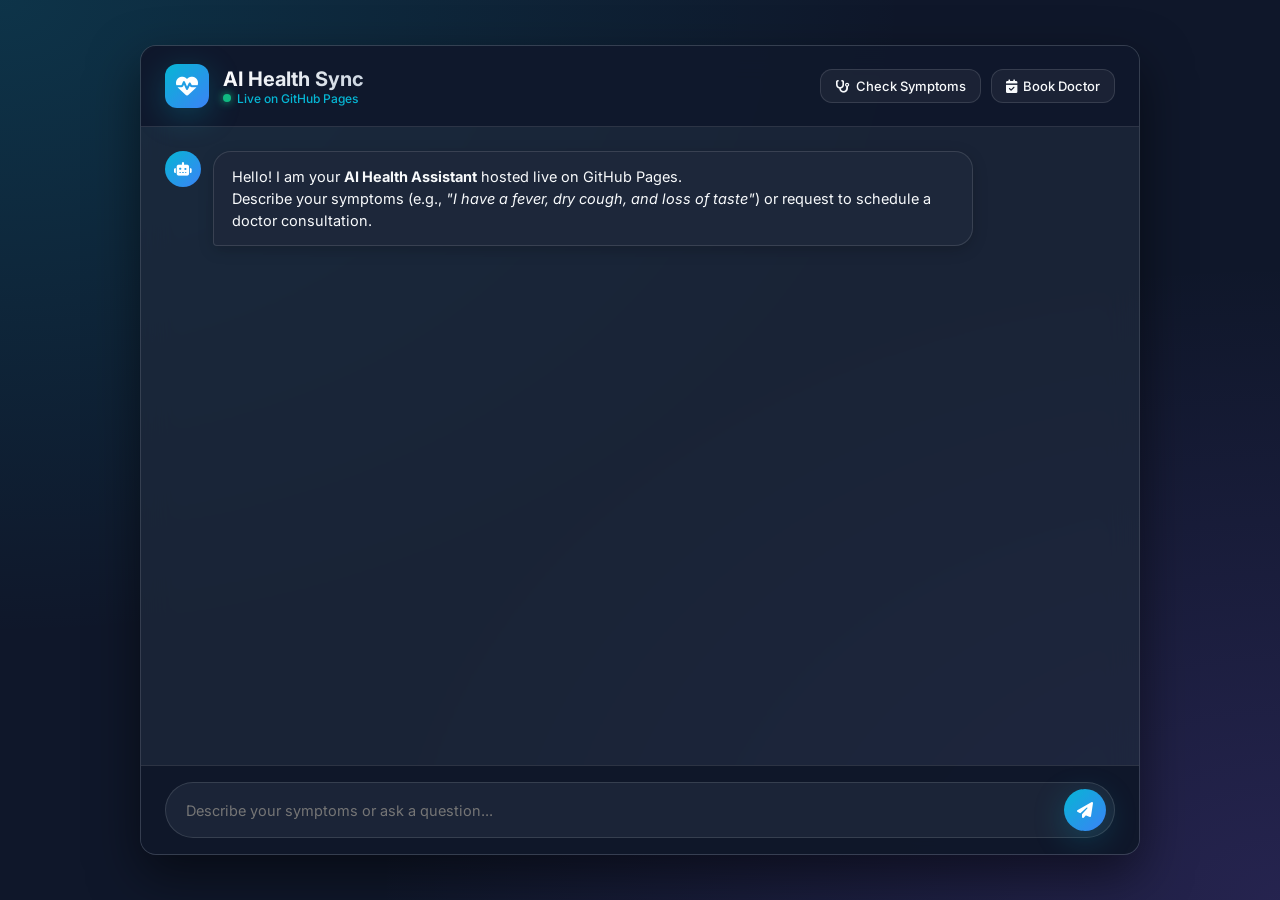
<file: docs/index.html>
<!DOCTYPE html>
<html lang="en">
<head>
    <meta charset="UTF-8">
    <meta name="viewport" content="width=device-width, initial-scale=1.0">
    <title>AI Health Sync | Hosted Live on GitHub Pages</title>

    <!-- Google Fonts -->
    <link rel="preconnect" href="https://fonts.googleapis.com">
    <link rel="preconnect" href="https://fonts.gstatic.com" crossorigin>
    <link href="https://fonts.googleapis.com/css2?family=Inter:wght@300;400;500;600;700&display=swap" rel="stylesheet">

    <!-- FontAwesome Icons -->
    <link rel="stylesheet" href="https://cdnjs.cloudflare.com/ajax/libs/font-awesome/6.4.0/css/all.min.css">

    <style>
        :root {
            --bg-dark: #0f172a;
            --bg-card: rgba(30, 41, 59, 0.75);
            --border-color: rgba(255, 255, 255, 0.12);
            --primary: #06b6d4;
            --primary-gradient: linear-gradient(135deg, #06b6d4 0%, #3b82f6 100%);
            --accent-purple: #8b5cf6;
            --text-main: #f8fafc;
            --text-muted: #94a3b8;
            --user-msg-bg: linear-gradient(135deg, #2563eb 0%, #1d4ed8 100%);
            --bot-msg-bg: rgba(30, 41, 59, 0.95);
            --success-color: #10b981;
            --radius-lg: 16px;
            --radius-md: 12px;
            --shadow-glow: 0 8px 32px 0 rgba(6, 182, 212, 0.25);
        }

        * {
            box-sizing: border-box;
            margin: 0;
            padding: 0;
            font-family: 'Inter', -apple-system, BlinkMacSystemFont, sans-serif;
        }

        body {
            background-color: var(--bg-dark);
            background-image: 
                radial-gradient(at 0% 0%, rgba(6, 182, 212, 0.18) 0px, transparent 50%),
                radial-gradient(at 100% 100%, rgba(139, 92, 246, 0.18) 0px, transparent 50%);
            background-attachment: fixed;
            color: var(--text-main);
            min-height: 100vh;
            display: flex;
            justify-content: center;
            align-items: center;
            padding: 0;
        }

        .app-container {
            width: 100%;
            max-width: 1000px;
            height: 100vh;
            background: var(--bg-card);
            backdrop-filter: blur(16px);
            -webkit-backdrop-filter: blur(16px);
            border: 1px solid var(--border-color);
            display: flex;
            flex-direction: column;
            box-shadow: 0 20px 50px rgba(0, 0, 0, 0.5);
            overflow: hidden;
        }

        @media (min-width: 641px) {
            .app-container {
                height: 90vh;
                border-radius: var(--radius-lg);
            }
        }

        /* Header */
        .app-header {
            padding: 18px 24px;
            background: rgba(15, 23, 42, 0.85);
            border-bottom: 1px solid var(--border-color);
            display: flex;
            justify-content: space-between;
            align-items: center;
        }

        .brand-info {
            display: flex;
            align-items: center;
            gap: 14px;
        }

        .brand-logo {
            width: 44px;
            height: 44px;
            background: var(--primary-gradient);
            border-radius: var(--radius-md);
            display: flex;
            justify-content: center;
            align-items: center;
            font-size: 22px;
            color: #fff;
            box-shadow: var(--shadow-glow);
        }

        .brand-text h1 {
            font-size: 20px;
            font-weight: 700;
            background: linear-gradient(135deg, #ffffff 0%, #cbd5e1 100%);
            -webkit-background-clip: text;
            -webkit-text-fill-color: transparent;
        }

        .brand-text p {
            font-size: 12px;
            color: var(--primary);
            font-weight: 500;
            display: flex;
            align-items: center;
            gap: 6px;
        }

        .status-dot {
            width: 8px;
            height: 8px;
            background-color: var(--success-color);
            border-radius: 50%;
            box-shadow: 0 0 8px var(--success-color);
        }

        .header-actions {
            display: flex;
            gap: 10px;
        }

        .btn-quick {
            background: rgba(255, 255, 255, 0.05);
            border: 1px solid var(--border-color);
            color: var(--text-main);
            padding: 8px 14px;
            border-radius: var(--radius-md);
            font-size: 13px;
            font-weight: 500;
            cursor: pointer;
            transition: all 0.2s ease;
            display: flex;
            align-items: center;
            gap: 6px;
        }

        .btn-quick:hover {
            background: rgba(6, 182, 212, 0.2);
            border-color: var(--primary);
            color: #fff;
        }

        /* Chat Area */
        .chat-body {
            flex: 1;
            padding: 24px;
            overflow-y: auto;
            display: flex;
            flex-direction: column;
            gap: 20px;
            scroll-behavior: smooth;
        }

        .chat-body::-webkit-scrollbar {
            width: 6px;
        }
        .chat-body::-webkit-scrollbar-thumb {
            background: rgba(255, 255, 255, 0.1);
            border-radius: 4px;
        }

        .msg-row {
            display: flex;
            gap: 12px;
            max-width: 85%;
        }

        .msg-row.user {
            align-self: flex-end;
            flex-direction: row-reverse;
        }

        .msg-row.bot {
            align-self: flex-start;
        }

        .avatar {
            width: 36px;
            height: 36px;
            border-radius: 50%;
            display: flex;
            justify-content: center;
            align-items: center;
            font-size: 14px;
            flex-shrink: 0;
        }

        .msg-row.user .avatar {
            background: #3b82f6;
            color: #fff;
        }

        .msg-row.bot .avatar {
            background: var(--primary-gradient);
            color: #fff;
        }

        .msg-bubble {
            padding: 14px 18px;
            border-radius: 18px;
            font-size: 14.5px;
            line-height: 1.5;
            position: relative;
            box-shadow: 0 4px 15px rgba(0, 0, 0, 0.2);
        }

        .msg-row.user .msg-bubble {
            background: var(--user-msg-bg);
            color: #fff;
            border-bottom-right-radius: 4px;
        }

        .msg-row.bot .msg-bubble {
            background: var(--bot-msg-bg);
            color: var(--text-main);
            border: 1px solid var(--border-color);
            border-bottom-left-radius: 4px;
        }

        .msg-time {
            font-size: 11px;
            color: var(--text-muted);
            margin-top: 4px;
            text-align: right;
        }

        /* Disease Prediction Cards */
        .predictions-container {
            margin-top: 12px;
            display: flex;
            flex-direction: column;
            gap: 8px;
        }

        .prediction-card {
            background: rgba(15, 23, 42, 0.6);
            border: 1px solid rgba(6, 182, 212, 0.3);
            border-radius: 10px;
            padding: 10px 14px;
        }

        .pred-header {
            display: flex;
            justify-content: space-between;
            font-size: 13.5px;
            font-weight: 600;
            margin-bottom: 6px;
        }

        .pred-bar-bg {
            width: 100%;
            height: 6px;
            background: rgba(255, 255, 255, 0.1);
            border-radius: 4px;
            overflow: hidden;
        }

        .pred-bar-fill {
            height: 100%;
            background: var(--primary-gradient);
            border-radius: 4px;
            transition: width 0.6s ease;
        }

        /* Inline Booking Form Card */
        .booking-card {
            background: rgba(15, 23, 42, 0.95);
            border: 1px solid var(--primary);
            border-radius: var(--radius-md);
            padding: 20px;
            margin-top: 14px;
            box-shadow: var(--shadow-glow);
        }

        .booking-card h3 {
            font-size: 16px;
            color: var(--primary);
            margin-bottom: 14px;
            display: flex;
            align-items: center;
            gap: 8px;
        }

        .form-grid {
            display: grid;
            grid-template-columns: 1fr 1fr;
            gap: 12px;
        }

        .form-group {
            display: flex;
            flex-direction: column;
            gap: 6px;
        }

        .form-group.full-width {
            grid-column: span 2;
        }

        .form-group label {
            font-size: 12px;
            color: var(--text-muted);
            font-weight: 500;
        }

        .form-control {
            background: rgba(30, 41, 59, 0.8);
            border: 1px solid var(--border-color);
            border-radius: 8px;
            padding: 10px 12px;
            color: #fff;
            font-size: 13.5px;
            outline: none;
            transition: border-color 0.2s ease;
        }

        .form-control:focus {
            border-color: var(--primary);
        }

        .btn-submit-booking {
            margin-top: 14px;
            width: 100%;
            background: var(--primary-gradient);
            border: none;
            color: #fff;
            padding: 12px;
            border-radius: 8px;
            font-weight: 600;
            font-size: 14px;
            cursor: pointer;
            transition: opacity 0.2s ease;
        }

        .btn-submit-booking:hover {
            opacity: 0.9;
        }

        /* Input Bar */
        .chat-footer {
            padding: 16px 24px;
            background: rgba(15, 23, 42, 0.95);
            border-top: 1px solid var(--border-color);
        }

        .input-wrapper {
            display: flex;
            gap: 12px;
            background: rgba(30, 41, 59, 0.8);
            border: 1px solid var(--border-color);
            border-radius: 30px;
            padding: 6px 8px 6px 20px;
            align-items: center;
            transition: border-color 0.2s ease;
        }

        .input-wrapper:focus-within {
            border-color: var(--primary);
            box-shadow: 0 0 12px rgba(6, 182, 212, 0.2);
        }

        .chat-input {
            flex: 1;
            background: transparent;
            border: none;
            color: #fff;
            font-size: 14.5px;
            outline: none;
        }

        .btn-send {
            width: 42px;
            height: 42px;
            border-radius: 50%;
            background: var(--primary-gradient);
            border: none;
            color: #fff;
            font-size: 16px;
            cursor: pointer;
            display: flex;
            justify-content: center;
            align-items: center;
            transition: transform 0.2s ease;
            box-shadow: var(--shadow-glow);
        }

        .btn-send:hover {
            transform: scale(1.05);
        }

        /* Typing Indicator */
        .typing-indicator {
            display: flex;
            gap: 4px;
            padding: 4px 8px;
        }

        .dot {
            width: 6px;
            height: 6px;
            background: var(--primary);
            border-radius: 50%;
            animation: bounce 1.4s infinite ease-in-out both;
        }
        .dot:nth-child(1) { animation-delay: -0.32s; }
        .dot:nth-child(2) { animation-delay: -0.16s; }

        @keyframes bounce {
            0%, 80%, 100% { transform: scale(0); }
            40% { transform: scale(1.0); }
        }

        @media (max-width: 640px) {
            .form-grid { grid-template-columns: 1fr; }
            .form-group.full-width { grid-column: span 1; }
        }
    </style>
</head>
<body>

    <div class="app-container">
        <!-- Header -->
        <header class="app-header">
            <div class="brand-info">
                <div class="brand-logo">
                    <i class="fa-solid fa-heart-pulse"></i>
                </div>
                <div class="brand-text">
                    <h1>AI Health Sync</h1>
                    <p><span class="status-dot"></span> Live on GitHub Pages</p>
                </div>
            </div>
            <div class="header-actions">
                <button class="btn-quick" onclick="sendQuickMessage('Check my symptoms')">
                    <i class="fa-solid fa-stethoscope"></i> Check Symptoms
                </button>
                <button class="btn-quick" onclick="sendQuickMessage('I want to book an appointment')">
                    <i class="fa-solid fa-calendar-check"></i> Book Doctor
                </button>
            </div>
        </header>

        <!-- Chat Body -->
        <div class="chat-body" id="chatBody">
            <div class="msg-row bot">
                <div class="avatar"><i class="fa-solid fa-robot"></i></div>
                <div class="msg-bubble">
                    Hello! I am your <strong>AI Health Assistant</strong> hosted live on GitHub Pages.<br>
                    Describe your symptoms (e.g., <em>"I have a fever, dry cough, and loss of taste"</em>) or request to schedule a doctor consultation.
                </div>
            </div>
        </div>

        <!-- Chat Input Footer -->
        <footer class="chat-footer">
            <div class="input-wrapper">
                <input type="text" id="userInput" class="chat-input" placeholder="Describe your symptoms or ask a question..." onkeydown="if(event.key==='Enter') sendMessage()">
                <button class="btn-send" onclick="sendMessage()">
                    <i class="fa-solid fa-paper-plane"></i>
                </button>
            </div>
        </footer>
    </div>

    <!-- Client-side AI Engine for GitHub Pages -->
    <script>
        // Knowledge Base for GitHub Pages Live Execution
        const SYMPTOMS_DB = [
            "fever", "dry cough", "cough", "loss of taste", "loss of smell", "headache",
            "chest pain", "dizziness", "loss of balance", "itching", "skin rash",
            "nodal skin eruptions", "joint pain", "swelling joints", "stiff neck",
            "stomach pain", "acidity", "vomiting", "nausea", "chills", "sweating",
            "shortness of breath", "breathlessness", "fatigue", "sore throat"
        ];

        const DISEASE_RULES = [
            { disease: "COVID-19", symptoms: ["fever", "dry cough", "loss of taste", "loss of smell", "shortness of breath"] },
            { disease: "Fungal infection", symptoms: ["itching", "skin rash", "nodal skin eruptions"] },
            { disease: "Hypertension", symptoms: ["headache", "chest pain", "dizziness", "loss of balance"] },
            { disease: "Arthritis", symptoms: ["joint pain", "swelling joints", "stiff neck"] },
            { disease: "Common Cold", symptoms: ["cough", "fever", "sore throat", "chills"] },
            { disease: "Bronchial Asthma", symptoms: ["breathlessness", "cough", "fatigue"] },
            { disease: "Gastroenteritis", symptoms: ["vomiting", "stomach pain", "nausea"] },
            { disease: "Migraine", symptoms: ["headache", "nausea", "acidity"] },
            { disease: "Malaria", symptoms: ["chills", "high fever", "sweating", "vomiting"] }
        ];

        const DOCTORS = {
            "General Physician": "Dr. Sarah Jenkins",
            "Cardiologist": "Dr. Rajesh Sharma",
            "Dermatologist": "Dr. Elena Rostova",
            "Neurologist": "Dr. Marcus Vance",
            "Pediatrician": "Dr. Aisha Patel",
            "Orthopedic": "Dr. David Kim",
            "ENT Specialist": "Dr. Sophia Martinez",
            "Gastroenterologist": "Dr. Robert Chen"
        };

        const chatBody = document.getElementById('chatBody');
        const userInput = document.getElementById('userInput');

        function appendMessage(sender, text, extraHtml = '') {
            const timeStr = new Date().toLocaleTimeString([], { hour: '2-digit', minute: '2-digit' });
            const msgRow = document.createElement('div');
            msgRow.className = `msg-row ${sender}`;
            const avatarIcon = sender === 'user' ? 'fa-user' : 'fa-robot';
            
            let formattedText = text.replace(/\*\*(.*?)\*\*/g, '<strong>$1</strong>');
            formattedText = formattedText.replace(/\n/g, '<br>');

            msgRow.innerHTML = `
                <div class="avatar"><i class="fa-solid ${avatarIcon}"></i></div>
                <div>
                    <div class="msg-bubble">
                        ${formattedText}
                        ${extraHtml}
                    </div>
                    <div class="msg-time">${timeStr}</div>
                </div>
            `;
            chatBody.appendChild(msgRow);
            chatBody.scrollTop = chatBody.scrollHeight;
        }

        function showTypingIndicator() {
            const typingRow = document.createElement('div');
            typingRow.className = 'msg-row bot';
            typingRow.id = 'typingIndicator';
            typingRow.innerHTML = `
                <div class="avatar"><i class="fa-solid fa-robot"></i></div>
                <div class="msg-bubble">
                    <div class="typing-indicator">
                        <div class="dot"></div><div class="dot"></div><div class="dot"></div>
                    </div>
                </div>
            `;
            chatBody.appendChild(typingRow);
            chatBody.scrollTop = chatBody.scrollHeight;
        }

        function removeTypingIndicator() {
            const indicator = document.getElementById('typingIndicator');
            if (indicator) indicator.remove();
        }

        function sendQuickMessage(msg) {
            userInput.value = msg;
            sendMessage();
        }

        // Fuzzy symptom extraction
        function extractSymptoms(text) {
            const cleanText = text.toLowerCase();
            const found = [];
            SYMPTOMS_DB.forEach(s => {
                if (cleanText.includes(s)) found.push(s);
            });
            // Handle typos like 'fevr' or 'coug'
            if (found.length === 0) {
                if (cleanText.includes('fevr')) found.push('fever');
                if (cleanText.includes('coug')) found.push('cough');
                if (cleanText.includes('headach')) found.push('headache');
            }
            return found;
        }

        // Disease prediction engine
        function predictDiseases(extractedSymptoms) {
            if (extractedSymptoms.length === 0) return [];
            
            const scores = DISEASE_RULES.map(rule => {
                let matches = 0;
                extractedSymptoms.forEach(s => {
                    if (rule.symptoms.includes(s)) matches++;
                });
                const prob = Math.min(Math.round((matches / Math.max(rule.symptoms.length, 1)) * 95), 98);
                return { disease: rule.disease, probability: Math.max(prob, 10) };
            });

            scores.sort((a, b) => b.probability - a.probability);
            return scores.slice(0, 3);
        }

        function sendMessage() {
            const text = userInput.value.trim();
            if (!text) return;

            appendMessage('user', text);
            userInput.value = '';
            showTypingIndicator();

            setTimeout(() => {
                removeTypingIndicator();
                const lowerText = text.toLowerCase();

                if (lowerText.includes('book') || lowerText.includes('appointment') || lowerText.includes('doctor')) {
                    appendMessage('bot', 'Certainly! I can help you schedule a medical consultation. Please select your preferred specialist and fill out the booking form below.', renderBookingForm());
                } else if (lowerText.includes('hi') || lowerText.includes('hello') || lowerText.includes('hey')) {
                    appendMessage('bot', 'Hello! Welcome to AI Health Sync. How can I assist you with your health today?');
                } else if (lowerText.includes('bye') || lowerText.includes('thanks') || lowerText.includes('thank')) {
                    appendMessage('bot', 'Thank you for using AI Health Sync. Take care and stay healthy!');
                } else {
                    const symptoms = extractSymptoms(text);
                    if (symptoms.length > 0) {
                        const predictions = predictDiseases(symptoms);
                        let predictionsHtml = '<div class="predictions-container">';
                        predictions.forEach(p => {
                            predictionsHtml += `
                                <div class="prediction-card">
                                    <div class="pred-header">
                                        <span>${p.disease}</span>
                                        <span>${p.probability}%</span>
                                    </div>
                                    <div class="pred-bar-bg">
                                        <div class="pred-bar-fill" style="width: ${p.probability}%"></div>
                                    </div>
                                </div>
                            `;
                        });
                        predictionsHtml += '</div>';

                        const top = predictions[0];
                        const resp = `Based on your reported symptoms (${symptoms.join(', ')}), the top potential diagnosis is **${top.disease}** (${top.probability}% confidence).\n\nWould you like to book an appointment with a specialist for further medical evaluation?`;
                        appendMessage('bot', resp, predictionsHtml);
                    } else {
                        appendMessage('bot', "I'm here to help analyze your symptoms or assist in booking a doctor. Could you describe how you are feeling?");
                    }
                }
            }, 500);
        }

        function renderBookingForm() {
            return `
                <div class="booking-card">
                    <h3><i class="fa-solid fa-calendar-plus"></i> Schedule Doctor Appointment</h3>
                    <form onsubmit="submitBooking(event)">
                        <div class="form-grid">
                            <div class="form-group full-width">
                                <label>Patient Full Name</label>
                                <input type="text" id="patientName" class="form-control" placeholder="John Doe" required>
                            </div>
                            <div class="form-group">
                                <label>Specialization</label>
                                <select id="specialization" class="form-control" required>
                                    <option value="General Physician">General Physician</option>
                                    <option value="Cardiologist">Cardiologist</option>
                                    <option value="Dermatologist">Dermatologist</option>
                                    <option value="Neurologist">Neurologist</option>
                                    <option value="Pediatrician">Pediatrician</option>
                                    <option value="Orthopedic">Orthopedic</option>
                                    <option value="ENT Specialist">ENT Specialist</option>
                                    <option value="Gastroenterologist">Gastroenterologist</option>
                                </select>
                            </div>
                            <div class="form-group">
                                <label>Preferred Date</label>
                                <input type="date" id="apptDate" class="form-control" required>
                            </div>
                            <div class="form-group">
                                <label>Preferred Time Slot</label>
                                <select id="apptTime" class="form-control" required>
                                    <option value="10:00 AM">10:00 AM</option>
                                    <option value="11:30 AM">11:30 AM</option>
                                    <option value="02:00 PM">02:00 PM</option>
                                    <option value="04:30 PM">04:30 PM</option>
                                </select>
                            </div>
                            <div class="form-group">
                                <label>Contact Number</label>
                                <input type="tel" id="contact" class="form-control" placeholder="+1-555-0199" required>
                            </div>
                        </div>
                        <button type="submit" class="btn-submit-booking">Confirm & Book Appointment</button>
                    </form>
                </div>
            `;
        }

        function submitBooking(event) {
            event.preventDefault();
            const name = document.getElementById('patientName').value.trim();
            const spec = document.getElementById('specialization').value;
            const date = document.getElementById('apptDate').value;
            const time = document.getElementById('apptTime').value;
            const docName = DOCTORS[spec] || "Dr. Sarah Jenkins";
            const bookingId = Math.floor(1000 + Math.random() * 9000);

            showTypingIndicator();
            setTimeout(() => {
                removeTypingIndicator();
                const confirmMsg = `✅ **Appointment Confirmed!**\n• Booking ID: #${bookingId}\n• Patient: ${name}\n• Specialist: ${docName} (${spec})\n• Date & Time: ${date} at ${time}`;
                appendMessage('bot', confirmMsg);
            }, 600);
        }
    </script>
</body>
</html>
</file>
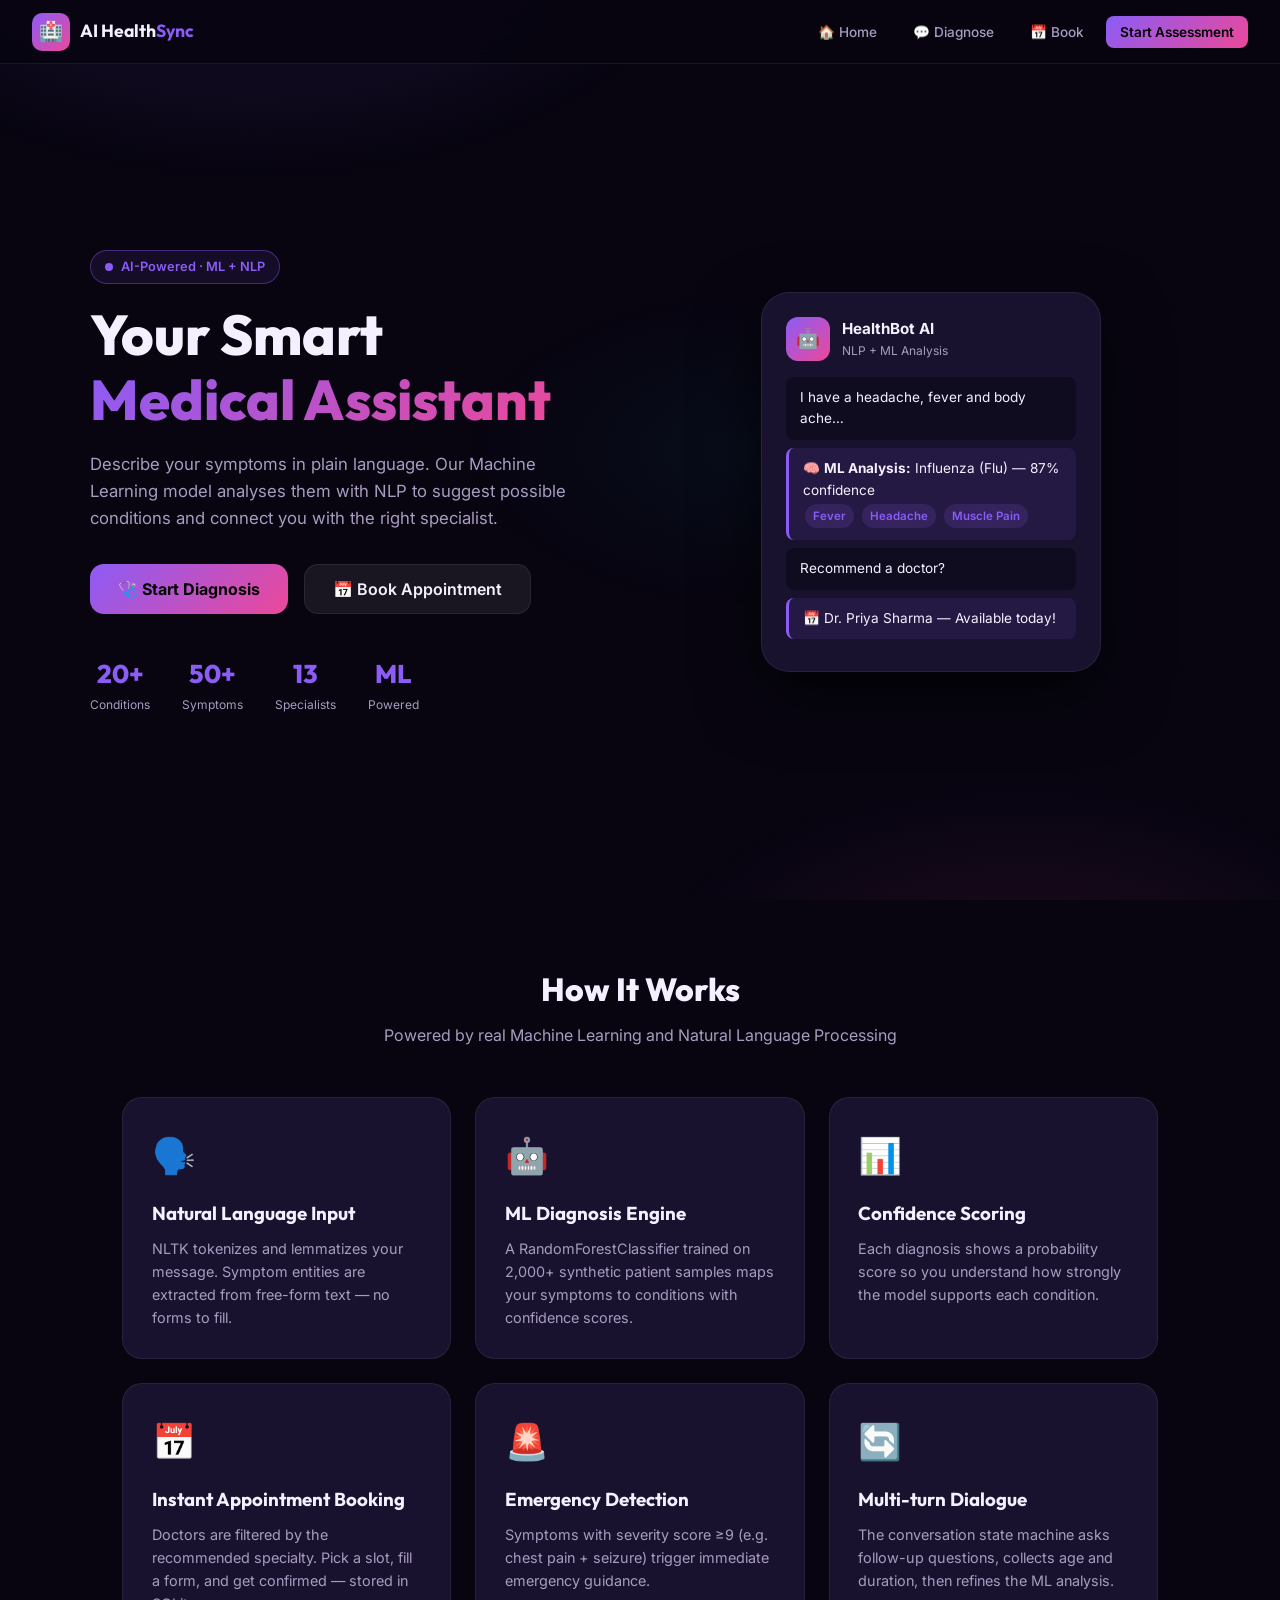
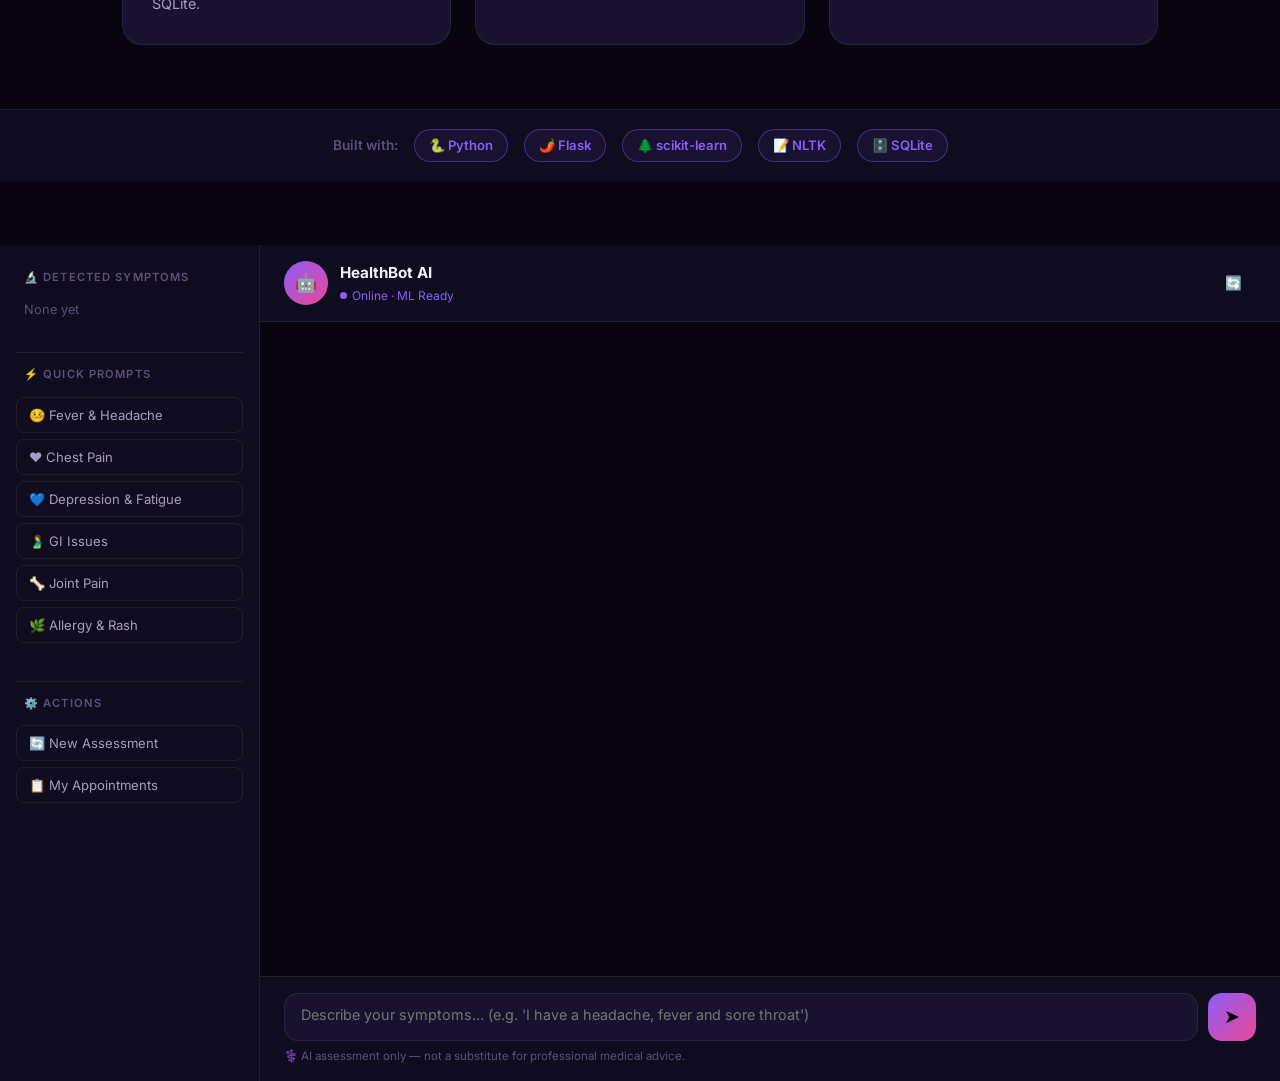
<file: templates/index.html>
<!DOCTYPE html>
<html lang="en">

<head>
  <meta charset="UTF-8" />
  <meta name="viewport" content="width=device-width,initial-scale=1.0" />
  <title>AI Health Sync – Smart Medical Chatbot</title>
  <meta name="description"
    content="AI-powered symptom diagnosis chatbot with ML & NLP. Book doctor appointments instantly." />
  <link rel="preconnect" href="https://fonts.googleapis.com" />
  <link rel="preconnect" href="https://fonts.gstatic.com" crossorigin />
  <link
    href="https://fonts.googleapis.com/css2?family=Inter:wght@300;400;500;600;700&family=Outfit:wght@400;600;700;800&display=swap"
    rel="stylesheet" />
  <link rel="stylesheet" href="/static/styles.css" />
</head>

<body>

  <!-- ╔══════ NAV ══════╗ -->
  <nav id="main-nav">
    <a class="nav-brand" href="#" onclick="showScreen('landing')">
      <div class="nav-logo">🏥</div>
      <span class="nav-title">AI Health<span>Sync</span></span>
    </a>
    <div class="nav-links">
      <button class="nav-btn" onclick="showScreen('landing')">🏠 Home</button>
      <button class="nav-btn" onclick="showScreen('chat')">💬 Diagnose</button>
      <button class="nav-btn" onclick="showScreen('booking')">📅 Book</button>
      <button class="nav-btn primary" id="nav-start-btn" onclick="showScreen('chat')">Start Assessment</button>
    </div>
  </nav>

  <!-- ╔══════ LANDING SCREEN ══════╗ -->
  <section id="screen-landing" class="screen active">

    <!-- Hero -->
    <div class="hero">
      <div class="hero-inner">
        <div class="hero-text">
          <div class="hero-badge"><span></span> AI-Powered · ML + NLP</div>
          <h1 class="hero-title">Your Smart<br /><span class="accent">Medical Assistant</span></h1>
          <p class="hero-desc">
            Describe your symptoms in plain language. Our Machine Learning model analyses
            them with NLP to suggest possible conditions and connect you with the right specialist.
          </p>
          <div class="hero-actions">
            <button class="btn-primary" onclick="showScreen('chat')">🩺 Start Diagnosis</button>
            <button class="btn-secondary" onclick="showScreen('booking')">📅 Book Appointment</button>
          </div>
          <div class="hero-stats">
            <div class="stat-item">
              <div class="stat-num">20+</div>
              <div class="stat-lbl">Conditions</div>
            </div>
            <div class="stat-item">
              <div class="stat-num">50+</div>
              <div class="stat-lbl">Symptoms</div>
            </div>
            <div class="stat-item">
              <div class="stat-num">13</div>
              <div class="stat-lbl">Specialists</div>
            </div>
            <div class="stat-item">
              <div class="stat-num">ML</div>
              <div class="stat-lbl">Powered</div>
            </div>
          </div>
        </div>

        <!-- Floating demo card -->
        <div class="hero-visual">
          <div class="floating-card">
            <div class="fc-header">
              <div class="fc-icon">🤖</div>
              <div>
                <div class="fc-title">HealthBot AI</div>
                <div class="fc-sub">NLP + ML Analysis</div>
              </div>
            </div>
            <div class="fc-chat-bubble">I have a headache, fever and body ache…</div>
            <div class="fc-chat-bubble bot">
              🧠 <strong>ML Analysis:</strong> Influenza (Flu) — 87% confidence<br />
              <span class="fc-tag">Fever</span>
              <span class="fc-tag">Headache</span>
              <span class="fc-tag">Muscle Pain</span>
            </div>
            <div class="fc-chat-bubble">Recommend a doctor?</div>
            <div class="fc-chat-bubble bot">📅 Dr. Priya Sharma — Available today!</div>
          </div>
        </div>
      </div>
    </div>

    <!-- Features -->
    <div class="features">
      <h2 class="section-title">How It Works</h2>
      <p class="section-sub">Powered by real Machine Learning and Natural Language Processing</p>
      <div class="features-grid">
        <div class="feature-card">
          <div class="fc-icon-lg">🗣️</div>
          <h3>Natural Language Input</h3>
          <p>NLTK tokenizes and lemmatizes your message. Symptom entities are extracted from free-form text — no forms
            to fill.</p>
        </div>
        <div class="feature-card">
          <div class="fc-icon-lg">🤖</div>
          <h3>ML Diagnosis Engine</h3>
          <p>A RandomForestClassifier trained on 2,000+ synthetic patient samples maps your symptoms to conditions with
            confidence scores.</p>
        </div>
        <div class="feature-card">
          <div class="fc-icon-lg">📊</div>
          <h3>Confidence Scoring</h3>
          <p>Each diagnosis shows a probability score so you understand how strongly the model supports each condition.
          </p>
        </div>
        <div class="feature-card">
          <div class="fc-icon-lg">📅</div>
          <h3>Instant Appointment Booking</h3>
          <p>Doctors are filtered by the recommended specialty. Pick a slot, fill a form, and get confirmed — stored in
            SQLite.</p>
        </div>
        <div class="feature-card">
          <div class="fc-icon-lg">🚨</div>
          <h3>Emergency Detection</h3>
          <p>Symptoms with severity score ≥9 (e.g. chest pain + seizure) trigger immediate emergency guidance.</p>
        </div>
        <div class="feature-card">
          <div class="fc-icon-lg">🔄</div>
          <h3>Multi-turn Dialogue</h3>
          <p>The conversation state machine asks follow-up questions, collects age and duration, then refines the ML
            analysis.</p>
        </div>
      </div>
    </div>

    <!-- Tech Stack Strip -->
    <div class="tech-strip">
      <div class="tech-inner">
        <span class="tech-label">Built with:</span>
        <span class="tech-tag">🐍 Python</span>
        <span class="tech-tag">🌶️ Flask</span>
        <span class="tech-tag">🌲 scikit-learn</span>
        <span class="tech-tag">📝 NLTK</span>
        <span class="tech-tag">🗄️ SQLite</span>
      </div>
    </div>
  </section>

  <!-- ╔══════ CHAT SCREEN ══════╗ -->
  <section id="screen-chat" class="screen">
    <div class="chat-layout">

      <!-- Sidebar -->
      <aside class="chat-sidebar">
        <div class="sidebar-section">
          <p class="sidebar-label">🔬 Detected Symptoms</p>
          <div id="sidebar-symptoms" class="symptom-tag-list">
            <span style="color:var(--text-muted);font-size:0.8rem">None yet</span>
          </div>
        </div>
        <div class="sidebar-divider"></div>
        <div class="sidebar-section">
          <p class="sidebar-label">⚡ Quick Prompts</p>
          <button class="quick-action-btn" onclick="sendQuick('I have a headache and fever')">🤒 Fever &
            Headache</button>
          <button class="quick-action-btn" onclick="sendQuick('chest pain and shortness of breath')">❤️ Chest
            Pain</button>
          <button class="quick-action-btn" onclick="sendQuick('I feel sad and very tired all the time')">💙 Depression &
            Fatigue</button>
          <button class="quick-action-btn" onclick="sendQuick('stomach pain nausea and vomiting')">🫃 GI Issues</button>
          <button class="quick-action-btn" onclick="sendQuick('joint pain and swelling in legs')">🦴 Joint Pain</button>
          <button class="quick-action-btn" onclick="sendQuick('I have rash and itching')">🌿 Allergy &amp; Rash</button>
        </div>
        <div class="sidebar-divider"></div>
        <div class="sidebar-section">
          <p class="sidebar-label">⚙️ Actions</p>
          <button class="quick-action-btn" onclick="resetChat()">🔄 New Assessment</button>
          <button class="quick-action-btn" onclick="showAllAppointments()">📋 My Appointments</button>
        </div>
      </aside>

      <!-- Chat Main -->
      <div class="chat-main">
        <div class="chat-header">
          <div class="chat-bot-info">
            <div class="bot-avatar">🤖</div>
            <div>
              <div class="bot-name">HealthBot AI</div>
              <div class="bot-status"><span class="status-dot"></span> Online · ML Ready</div>
            </div>
          </div>
          <div style="display:flex;gap:8px">
            <button class="nav-btn" onclick="resetChat()" title="New Assessment">🔄</button>
          </div>
        </div>

        <div class="chat-messages" id="chat-messages">
          <!-- Messages injected by JS -->
        </div>

        <div class="chat-input-area">
          <div class="chat-input-wrap">
            <textarea id="chat-input" class="chat-input" rows="1"
              placeholder="Describe your symptoms… (e.g. 'I have a headache, fever and sore throat')"
              onkeydown="handleInputKey(event)" oninput="autoResize(this)"></textarea>
            <button class="send-btn" id="send-btn" onclick="sendMessage()" title="Send">➤</button>
          </div>
          <p style="font-size:0.72rem;color:var(--text-muted);margin-top:6px">
            ⚕️ AI assessment only — not a substitute for professional medical advice.
          </p>
        </div>
      </div>
    </div>
  </section>

  <!-- ╔══════ BOOKING SCREEN ══════╗ -->
  <section id="screen-booking" class="screen">
    <div class="booking-container">
      <div class="booking-header">
        <h2>📅 Book an Appointment</h2>
        <p>Select a specialist based on your diagnosis and book a slot instantly.</p>
      </div>

      <!-- Specialty filter chips -->
      <div class="specialty-filter" id="specialty-filter">
        <button class="filter-chip active" onclick="filterDoctors('all',this)">All Specialists</button>
        <button class="filter-chip" onclick="filterDoctors('general',this)">🩺 General</button>
        <button class="filter-chip" onclick="filterDoctors('cardiology',this)">❤️ Cardiology</button>
        <button class="filter-chip" onclick="filterDoctors('neurology',this)">🧠 Neurology</button>
        <button class="filter-chip" onclick="filterDoctors('pulmonology',this)">🫁 Pulmonology</button>
        <button class="filter-chip" onclick="filterDoctors('gastroenterology',this)">🫃 Gastro</button>
        <button class="filter-chip" onclick="filterDoctors('psychiatry',this)">🧘 Psychiatry</button>
        <button class="filter-chip" onclick="filterDoctors('endocrinology',this)">🦋 Endocrinology</button>
        <button class="filter-chip" onclick="filterDoctors('urology',this)">💧 Urology</button>
        <button class="filter-chip" onclick="filterDoctors('nephrology',this)">🫘 Nephrology</button>
        <button class="filter-chip" onclick="filterDoctors('rheumatology',this)">🦴 Rheumatology</button>
        <button class="filter-chip" onclick="filterDoctors('immunology',this)">🌿 Immunology</button>
        <button class="filter-chip" onclick="filterDoctors('gynecology',this)">🌸 Gynecology</button>
        <button class="filter-chip" onclick="filterDoctors('dermatology',this)">🧴 Dermatology</button>
        <button class="filter-chip" onclick="filterDoctors('oncology',this)">🎗️ Oncology</button>
        <button class="filter-chip" onclick="filterDoctors('infectious_disease',this)">🦟 Infectious Disease</button>
        <button class="filter-chip" onclick="filterDoctors('hematology',this)">🩸 Hematology</button>
        <button class="filter-chip" onclick="filterDoctors('surgery',this)">🔪 Surgery</button>
      </div>

      <div class="booking-layout">
        <!-- Doctor list -->
        <div>
          <h3 style="font-size:0.9rem;color:var(--text-secondary);margin-bottom:1rem;font-weight:600">
            AVAILABLE DOCTORS
          </h3>
          <div id="doctors-list"></div>
        </div>

        <!-- Booking form -->
        <div>
          <div id="booking-form-section">
            <div class="select-doctor-prompt">
              <div style="font-size:3rem;margin-bottom:1rem">👈</div>
              <h3>Select a Doctor</h3>
              <p>Choose a doctor from the list to see available time slots and book your appointment.</p>
            </div>
          </div>
        </div>
      </div>
    </div>
  </section>

  <!-- Toast container -->
  <div id="toast-container"></div>

  <!-- Appointment history modal (injected by JS) -->

  <script src="/static/app.js"></script>
</body>

</html>
</file>
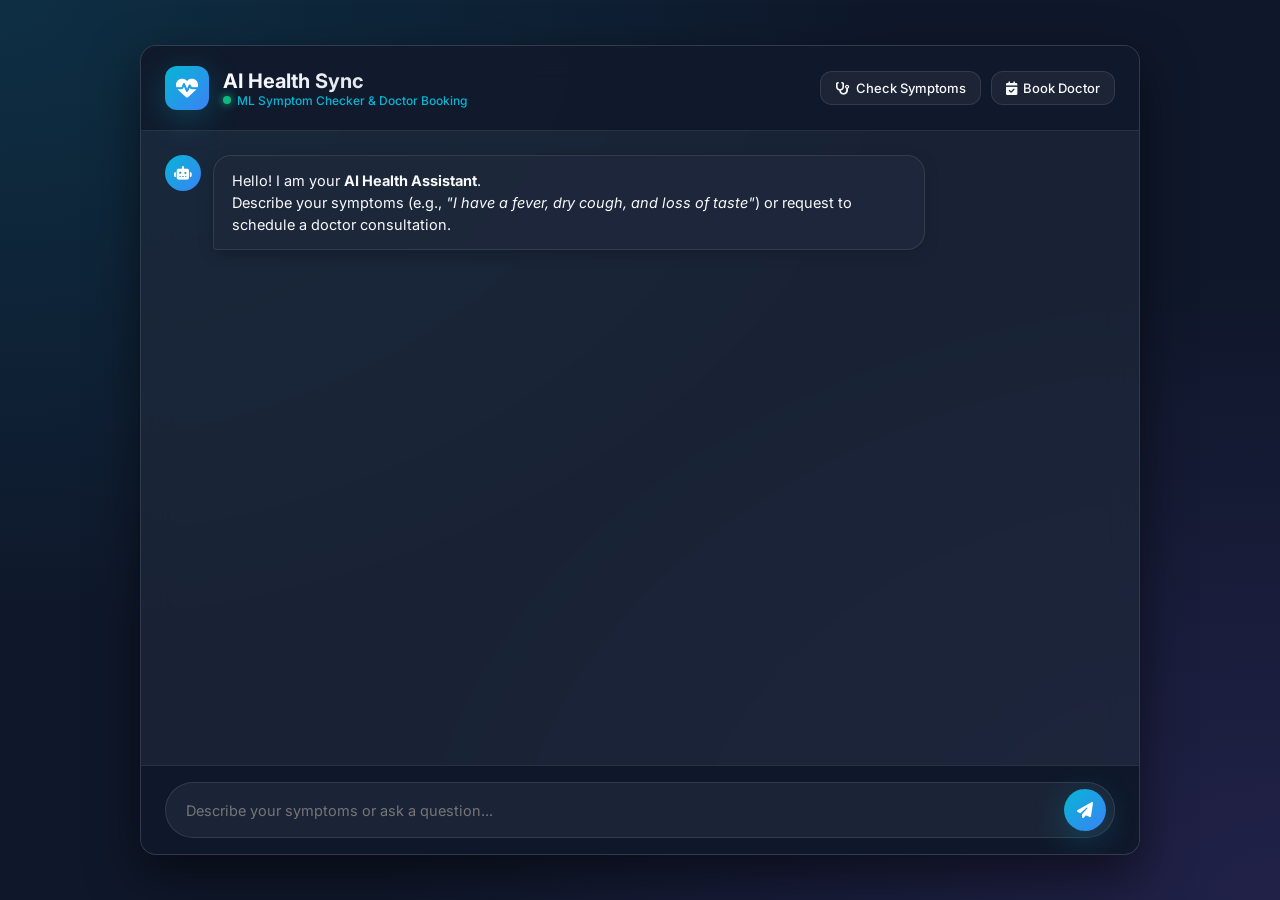
<file: TEMPLATES/index.html>
<!DOCTYPE html>
<html lang="en">
<head>
    <meta charset="UTF-8">
    <meta name="viewport" content="width=device-width, initial-scale=1.0">
    <title>AI Health Sync | Intelligent Symptom Checker & Doctor Booking</title>

    <!-- Google Fonts -->
    <link rel="preconnect" href="https://fonts.googleapis.com">
    <link rel="preconnect" href="https://fonts.gstatic.com" crossorigin>
    <link href="https://fonts.googleapis.com/css2?family=Inter:wght@300;400;500;600;700&display=swap" rel="stylesheet">

    <!-- FontAwesome Icons -->
    <link rel="stylesheet" href="https://cdnjs.cloudflare.com/ajax/libs/font-awesome/6.4.0/css/all.min.css">

    <style>
        :root {
            --bg-dark: #0f172a;
            --bg-card: rgba(30, 41, 59, 0.7);
            --border-color: rgba(255, 255, 255, 0.1);
            --primary: #06b6d4;
            --primary-gradient: linear-gradient(135deg, #06b6d4 0%, #3b82f6 100%);
            --accent-purple: #8b5cf6;
            --text-main: #f8fafc;
            --text-muted: #94a3b8;
            --user-msg-bg: linear-gradient(135deg, #2563eb 0%, #1d4ed8 100%);
            --bot-msg-bg: rgba(30, 41, 59, 0.9);
            --success-color: #10b981;
            --radius-lg: 16px;
            --radius-md: 12px;
            --shadow-glow: 0 8px 32px 0 rgba(6, 182, 212, 0.25);
        }

        * {
            box-sizing: border-box;
            margin: 0;
            padding: 0;
            font-family: 'Inter', -apple-system, BlinkMacSystemFont, sans-serif;
        }

        body {
            background-color: var(--bg-dark);
            background-image: 
                radial-gradient(at 0% 0%, rgba(6, 182, 212, 0.15) 0px, transparent 50%),
                radial-gradient(at 100% 100%, rgba(139, 92, 246, 0.15) 0px, transparent 50%);
            background-attachment: fixed;
            color: var(--text-main);
            min-height: 100vh;
            display: flex;
            justify-content: center;
            align-items: center;
            padding: 20px;
        }

        .app-container {
            width: 100%;
            max-width: 1000px;
            height: 90vh;
            background: var(--bg-card);
            backdrop-filter: blur(16px);
            -webkit-backdrop-filter: blur(16px);
            border: 1px solid var(--border-color);
            border-radius: var(--radius-lg);
            display: flex;
            flex-direction: column;
            box-shadow: 0 20px 50px rgba(0, 0, 0, 0.5);
            overflow: hidden;
        }

        /* Header */
        .app-header {
            padding: 20px 24px;
            background: rgba(15, 23, 42, 0.8);
            border-bottom: 1px solid var(--border-color);
            display: flex;
            justify-content: space-between;
            align-items: center;
        }

        .brand-info {
            display: flex;
            align-items: center;
            gap: 14px;
        }

        .brand-logo {
            width: 44px;
            height: 44px;
            background: var(--primary-gradient);
            border-radius: var(--radius-md);
            display: flex;
            justify-content: center;
            align-items: center;
            font-size: 22px;
            color: #fff;
            box-shadow: var(--shadow-glow);
        }

        .brand-text h1 {
            font-size: 20px;
            font-weight: 700;
            background: linear-gradient(135deg, #ffffff 0%, #cbd5e1 100%);
            -webkit-background-clip: text;
            -webkit-text-fill-color: transparent;
        }

        .brand-text p {
            font-size: 12px;
            color: var(--primary);
            font-weight: 500;
            display: flex;
            align-items: center;
            gap: 6px;
        }

        .status-dot {
            width: 8px;
            height: 8px;
            background-color: var(--success-color);
            border-radius: 50%;
            box-shadow: 0 0 8px var(--success-color);
        }

        .header-actions {
            display: flex;
            gap: 10px;
        }

        .btn-quick {
            background: rgba(255, 255, 255, 0.05);
            border: 1px solid var(--border-color);
            color: var(--text-main);
            padding: 8px 14px;
            border-radius: var(--radius-md);
            font-size: 13px;
            font-weight: 500;
            cursor: pointer;
            transition: all 0.2s ease;
            display: flex;
            align-items: center;
            gap: 6px;
        }

        .btn-quick:hover {
            background: rgba(6, 182, 212, 0.2);
            border-color: var(--primary);
            color: #fff;
        }

        /* Chat Area */
        .chat-body {
            flex: 1;
            padding: 24px;
            overflow-y: auto;
            display: flex;
            flex-direction: column;
            gap: 20px;
            scroll-behavior: smooth;
        }

        .chat-body::-webkit-scrollbar {
            width: 6px;
        }
        .chat-body::-webkit-scrollbar-thumb {
            background: rgba(255, 255, 255, 0.1);
            border-radius: 4px;
        }

        .msg-row {
            display: flex;
            gap: 12px;
            max-width: 80%;
        }

        .msg-row.user {
            align-self: flex-end;
            flex-direction: row-reverse;
        }

        .msg-row.bot {
            align-self: flex-start;
        }

        .avatar {
            width: 36px;
            height: 36px;
            border-radius: 50%;
            display: flex;
            justify-content: center;
            align-items: center;
            font-size: 14px;
            flex-shrink: 0;
        }

        .msg-row.user .avatar {
            background: #3b82f6;
            color: #fff;
        }

        .msg-row.bot .avatar {
            background: var(--primary-gradient);
            color: #fff;
        }

        .msg-bubble {
            padding: 14px 18px;
            border-radius: 18px;
            font-size: 14.5px;
            line-height: 1.5;
            position: relative;
            box-shadow: 0 4px 15px rgba(0, 0, 0, 0.2);
        }

        .msg-row.user .msg-bubble {
            background: var(--user-msg-bg);
            color: #fff;
            border-bottom-right-radius: 4px;
        }

        .msg-row.bot .msg-bubble {
            background: var(--bot-msg-bg);
            color: var(--text-main);
            border: 1px solid var(--border-color);
            border-bottom-left-radius: 4px;
        }

        .msg-time {
            font-size: 11px;
            color: var(--text-muted);
            margin-top: 4px;
            text-align: right;
        }

        /* Disease Prediction Cards */
        .predictions-container {
            margin-top: 12px;
            display: flex;
            flex-direction: column;
            gap: 8px;
        }

        .prediction-card {
            background: rgba(15, 23, 42, 0.6);
            border: 1px solid rgba(6, 182, 212, 0.3);
            border-radius: 10px;
            padding: 10px 14px;
        }

        .pred-header {
            display: flex;
            justify-content: space-between;
            font-size: 13.5px;
            font-weight: 600;
            margin-bottom: 6px;
        }

        .pred-bar-bg {
            width: 100%;
            height: 6px;
            background: rgba(255, 255, 255, 0.1);
            border-radius: 4px;
            overflow: hidden;
        }

        .pred-bar-fill {
            height: 100%;
            background: var(--primary-gradient);
            border-radius: 4px;
            transition: width 0.6s ease;
        }

        /* Inline Booking Form Card */
        .booking-card {
            background: rgba(15, 23, 42, 0.9);
            border: 1px solid var(--primary);
            border-radius: var(--radius-md);
            padding: 20px;
            margin-top: 14px;
            box-shadow: var(--shadow-glow);
        }

        .booking-card h3 {
            font-size: 16px;
            color: var(--primary);
            margin-bottom: 14px;
            display: flex;
            align-items: center;
            gap: 8px;
        }

        .form-grid {
            display: grid;
            grid-template-columns: 1fr 1fr;
            gap: 12px;
        }

        .form-group {
            display: flex;
            flex-direction: column;
            gap: 6px;
        }

        .form-group.full-width {
            grid-column: span 2;
        }

        .form-group label {
            font-size: 12px;
            color: var(--text-muted);
            font-weight: 500;
        }

        .form-control {
            background: rgba(30, 41, 59, 0.8);
            border: 1px solid var(--border-color);
            border-radius: 8px;
            padding: 10px 12px;
            color: #fff;
            font-size: 13.5px;
            outline: none;
            transition: border-color 0.2s ease;
        }

        .form-control:focus {
            border-color: var(--primary);
        }

        .btn-submit-booking {
            margin-top: 14px;
            width: 100%;
            background: var(--primary-gradient);
            border: none;
            color: #fff;
            padding: 12px;
            border-radius: 8px;
            font-weight: 600;
            font-size: 14px;
            cursor: pointer;
            transition: opacity 0.2s ease;
        }

        .btn-submit-booking:hover {
            opacity: 0.9;
        }

        /* Input Bar */
        .chat-footer {
            padding: 16px 24px;
            background: rgba(15, 23, 42, 0.9);
            border-top: 1px solid var(--border-color);
        }

        .input-wrapper {
            display: flex;
            gap: 12px;
            background: rgba(30, 41, 59, 0.8);
            border: 1px solid var(--border-color);
            border-radius: 30px;
            padding: 6px 8px 6px 20px;
            align-items: center;
            transition: border-color 0.2s ease;
        }

        .input-wrapper:focus-within {
            border-color: var(--primary);
            box-shadow: 0 0 12px rgba(6, 182, 212, 0.2);
        }

        .chat-input {
            flex: 1;
            background: transparent;
            border: none;
            color: #fff;
            font-size: 14.5px;
            outline: none;
        }

        .btn-send {
            width: 42px;
            height: 42px;
            border-radius: 50%;
            background: var(--primary-gradient);
            border: none;
            color: #fff;
            font-size: 16px;
            cursor: pointer;
            display: flex;
            justify-content: center;
            align-items: center;
            transition: transform 0.2s ease;
            box-shadow: var(--shadow-glow);
        }

        .btn-send:hover {
            transform: scale(1.05);
        }

        /* Typing Indicator */
        .typing-indicator {
            display: flex;
            gap: 4px;
            padding: 4px 8px;
        }

        .dot {
            width: 6px;
            height: 6px;
            background: var(--primary);
            border-radius: 50%;
            animation: bounce 1.4s infinite ease-in-out both;
        }
        .dot:nth-child(1) { animation-delay: -0.32s; }
        .dot:nth-child(2) { animation-delay: -0.16s; }

        @keyframes bounce {
            0%, 80%, 100% { transform: scale(0); }
            40% { transform: scale(1.0); }
        }

        @media (max-width: 640px) {
            body { padding: 0; }
            .app-container { height: 100dvh; height: 100vh; border-radius: 0; }
            .form-grid { grid-template-columns: 1fr; }
            .form-group.full-width { grid-column: span 1; }
        }
    </style>
</head>
<body>

    <div class="app-container">
        <!-- Header -->
        <header class="app-header">
            <div class="brand-info">
                <div class="brand-logo">
                    <i class="fa-solid fa-heart-pulse"></i>
                </div>
                <div class="brand-text">
                    <h1>AI Health Sync</h1>
                    <p><span class="status-dot"></span> ML Symptom Checker & Doctor Booking</p>
                </div>
            </div>
            <div class="header-actions">
                <button class="btn-quick" onclick="sendQuickMessage('Check my symptoms')">
                    <i class="fa-solid fa-stethoscope"></i> Check Symptoms
                </button>
                <button class="btn-quick" onclick="sendQuickMessage('I want to book an appointment')">
                    <i class="fa-solid fa-calendar-check"></i> Book Doctor
                </button>
            </div>
        </header>

        <!-- Chat Output Body -->
        <div class="chat-body" id="chatBody">
            <!-- Initial Welcome Message -->
            <div class="msg-row bot">
                <div class="avatar"><i class="fa-solid fa-robot"></i></div>
                <div class="msg-bubble">
                    Hello! I am your <strong>AI Health Assistant</strong>.<br>
                    Describe your symptoms (e.g., <em>"I have a fever, dry cough, and loss of taste"</em>) or request to schedule a doctor consultation.
                </div>
            </div>
        </div>

        <!-- Input Bar Footer -->
        <footer class="chat-footer">
            <div class="input-wrapper">
                <input type="text" id="userInput" class="chat-input" placeholder="Describe your symptoms or ask a question..." onkeydown="if(event.key==='Enter') sendMessage()">
                <button class="btn-send" onclick="sendMessage()">
                    <i class="fa-solid fa-paper-plane"></i>
                </button>
            </div>
        </footer>
    </div>

    <!-- JavaScript Logic -->
    <script>
        const chatBody = document.getElementById('chatBody');
        const userInput = document.getElementById('userInput');

        function appendMessage(sender, text, extraHtml = '') {
            const timeStr = new Date().toLocaleTimeString([], { hour: '2-digit', minute: '2-digit' });
            const msgRow = document.createElement('div');
            msgRow.className = `msg-row ${sender}`;

            const avatarIcon = sender === 'user' ? 'fa-user' : 'fa-robot';
            
            // Format bold text
            let formattedText = text.replace(/\*\*(.*?)\*\*/g, '<strong>$1</strong>');
            formattedText = formattedText.replace(/\n/g, '<br>');

            msgRow.innerHTML = `
                <div class="avatar"><i class="fa-solid ${avatarIcon}"></i></div>
                <div>
                    <div class="msg-bubble">
                        ${formattedText}
                        ${extraHtml}
                    </div>
                    <div class="msg-time">${timeStr}</div>
                </div>
            `;
            chatBody.appendChild(msgRow);
            chatBody.scrollTop = chatBody.scrollHeight;
        }

        function showTypingIndicator() {
            const typingRow = document.createElement('div');
            typingRow.className = 'msg-row bot';
            typingRow.id = 'typingIndicator';
            typingRow.innerHTML = `
                <div class="avatar"><i class="fa-solid fa-robot"></i></div>
                <div class="msg-bubble">
                    <div class="typing-indicator">
                        <div class="dot"></div><div class="dot"></div><div class="dot"></div>
                    </div>
                </div>
            `;
            chatBody.appendChild(typingRow);
            chatBody.scrollTop = chatBody.scrollHeight;
        }

        function removeTypingIndicator() {
            const indicator = document.getElementById('typingIndicator');
            if (indicator) indicator.remove();
        }

        function sendQuickMessage(msg) {
            userInput.value = msg;
            sendMessage();
        }

        async function sendMessage() {
            const text = userInput.value.trim();
            if (!text) return;

            // Display user message
            appendMessage('user', text);
            userInput.value = '';

            showTypingIndicator();

            try {
                const response = await fetch('/chat', {
                    method: 'POST',
                    headers: { 'Content-Type': 'application/json' },
                    body: JSON.stringify({ message: text })
                });

                const data = await response.json();
                removeTypingIndicator();

                let predictionsHtml = '';

                // Render disease predictions progress cards if available
                if (data.predictions && data.predictions.length > 0) {
                    predictionsHtml += '<div class="predictions-container">';
                    data.predictions.forEach(p => {
                        predictionsHtml += `
                            <div class="prediction-card">
                                <div class="pred-header">
                                    <span>${p.disease}</span>
                                    <span>${p.probability}%</span>
                                </div>
                                <div class="pred-bar-bg">
                                    <div class="pred-bar-fill" style="width: ${p.probability}%"></div>
                                </div>
                            </div>
                        `;
                    });
                    predictionsHtml += '</div>';
                }

                // Render Booking Form if intent is book_appointment
                if (data.show_booking_form) {
                    predictionsHtml += renderBookingForm();
                }

                appendMessage('bot', data.response, predictionsHtml);

            } catch (err) {
                removeTypingIndicator();
                appendMessage('bot', 'Sorry, an error occurred while connecting to the server. Please try again.');
            }
        }

        function renderBookingForm() {
            return `
                <div class="booking-card">
                    <h3><i class="fa-solid fa-calendar-plus"></i> Schedule Doctor Appointment</h3>
                    <form onsubmit="submitBooking(event)">
                        <div class="form-grid">
                            <div class="form-group full-width">
                                <label>Patient Full Name</label>
                                <input type="text" id="patientName" class="form-control" placeholder="John Doe" required>
                            </div>
                            <div class="form-group">
                                <label>Specialization</label>
                                <select id="specialization" class="form-control" required>
                                    <option value="General Physician">General Physician</option>
                                    <option value="Cardiologist">Cardiologist</option>
                                    <option value="Dermatologist">Dermatologist</option>
                                    <option value="Neurologist">Neurologist</option>
                                    <option value="Pediatrician">Pediatrician</option>
                                    <option value="Orthopedic">Orthopedic</option>
                                    <option value="ENT Specialist">ENT Specialist</option>
                                    <option value="Gastroenterologist">Gastroenterologist</option>
                                </select>
                            </div>
                            <div class="form-group">
                                <label>Preferred Date</label>
                                <input type="date" id="apptDate" class="form-control" required>
                            </div>
                            <div class="form-group">
                                <label>Preferred Time Slot</label>
                                <select id="apptTime" class="form-control" required>
                                    <option value="10:00 AM">10:00 AM</option>
                                    <option value="11:30 AM">11:30 AM</option>
                                    <option value="02:00 PM">02:00 PM</option>
                                    <option value="04:30 PM">04:30 PM</option>
                                </select>
                            </div>
                            <div class="form-group">
                                <label>Contact Number</label>
                                <input type="tel" id="contact" class="form-control" placeholder="+1-555-0199" required>
                            </div>
                        </div>
                        <button type="submit" class="btn-submit-booking">Confirm & Book Appointment</button>
                    </form>
                </div>
            `;
        }

        async function submitBooking(event) {
            event.preventDefault();
            const patientName = document.getElementById('patientName').value.trim();
            const spec = document.getElementById('specialization').value;
            const date = document.getElementById('apptDate').value;
            const time = document.getElementById('apptTime').value;
            const contact = document.getElementById('contact').value.trim();

            showTypingIndicator();

            try {
                const response = await fetch('/book', {
                    method: 'POST',
                    headers: { 'Content-Type': 'application/json' },
                    body: JSON.stringify({
                        patient_name: patientName,
                        specialization: spec,
                        date: date,
                        time: time,
                        contact: contact
                    })
                });

                const data = await response.json();
                removeTypingIndicator();

                if (data.status === 'success') {
                    appendMessage('bot', data.message);
                } else {
                    appendMessage('bot', 'Booking Error: ' + data.message);
                }
            } catch (err) {
                removeTypingIndicator();
                appendMessage('bot', 'Error submitting appointment. Please try again.');
            }
        }
    </script>
</body>
</html>
</file>
<file: static/styles.css>
/* ============================================================
   AI Health Sync — Premium Design System
   ============================================================ */

@import url('https://fonts.googleapis.com/css2?family=Inter:wght@300;400;500;600;700&family=Outfit:wght@400;600;700;800&display=swap');

:root {
    --bg-primary: #080511;
    --bg-secondary: #100c1f;
    --bg-card: #18122e;
    --accent: #8b5cf6;
    --accent-2: #ec4899;
    --accent-3: #06b6d4;
    --danger: #ef4444;
    --warn: #f59e0b;
    --success: #22c55e;
    --text-primary: #f5f0ff;
    --text-secondary: #a89cc0;
    --text-muted: #5c4f7a;
    --border: rgba(255, 255, 255, 0.07);
    --border-accent: rgba(139, 92, 246, 0.4);
    --shadow: 0 8px 32px rgba(0, 0, 0, 0.5);
    --shadow-lg: 0 24px 64px rgba(0, 0, 0, 0.7);
    --radius-sm: 8px;
    --radius: 14px;
    --radius-lg: 20px;
    --radius-xl: 28px;
    --font: 'Inter', sans-serif;
    --font-d: 'Outfit', sans-serif;
    --tr: all .25s cubic-bezier(.4, 0, .2, 1);
}

*,
*::before,
*::after {
    box-sizing: border-box;
    margin: 0;
    padding: 0
}

html {
    scroll-behavior: smooth
}

body {
    font-family: var(--font);
    background: var(--bg-primary);
    color: var(--text-primary);
    min-height: 100vh;
    overflow-x: hidden;
    line-height: 1.6
}

body::before {
    content: '';
    position: fixed;
    inset: 0;
    z-index: -1;
    background:
        radial-gradient(ellipse 60% 50% at 20% -10%, rgba(139, 92, 246, .15) 0%, transparent 60%),
        radial-gradient(ellipse 50% 40% at 80% 110%, rgba(236, 72, 153, .10) 0%, transparent 60%),
        radial-gradient(ellipse 40% 30% at 60% 50%, rgba(6, 182, 212, .05) 0%, transparent 60%);
}

::-webkit-scrollbar {
    width: 6px
}

::-webkit-scrollbar-track {
    background: var(--bg-secondary)
}

::-webkit-scrollbar-thumb {
    background: var(--text-muted);
    border-radius: 3px
}

.screen {
    display: none
}

.screen.active {
    display: block
}

/* ── NAV ─────────────────────────────────────────────────── */
nav {
    position: fixed;
    top: 0;
    left: 0;
    right: 0;
    z-index: 1000;
    display: flex;
    align-items: center;
    justify-content: space-between;
    padding: 0 2rem;
    height: 64px;
    background: rgba(8, 5, 17, .92);
    backdrop-filter: blur(20px);
    border-bottom: 1px solid var(--border)
}

.nav-brand {
    display: flex;
    align-items: center;
    gap: 10px;
    text-decoration: none
}

.nav-logo {
    width: 38px;
    height: 38px;
    border-radius: 10px;
    background: linear-gradient(135deg, var(--accent), var(--accent-2));
    display: flex;
    align-items: center;
    justify-content: center;
    font-size: 1.2rem
}

.nav-title {
    font-family: var(--font-d);
    font-weight: 700;
    font-size: 1.1rem;
    color: var(--text-primary)
}

.nav-title span {
    color: var(--accent)
}

.nav-links {
    display: flex;
    align-items: center;
    gap: .5rem
}

.nav-btn {
    background: none;
    border: none;
    color: var(--text-secondary);
    cursor: pointer;
    padding: 8px 14px;
    border-radius: var(--radius-sm);
    font-family: var(--font);
    font-size: .85rem;
    font-weight: 500;
    transition: var(--tr)
}

.nav-btn:hover {
    background: var(--border);
    color: var(--text-primary)
}

.nav-btn.primary {
    background: linear-gradient(135deg, var(--accent), var(--accent-2));
    color: #000;
    font-weight: 600
}

.nav-btn.primary:hover {
    opacity: .9;
    transform: translateY(-1px)
}

/* ── LANDING ─────────────────────────────────────────────── */
#screen-landing {
    padding-top: 64px
}

.hero {
    min-height: calc(100vh - 64px);
    display: flex;
    align-items: center;
    justify-content: center;
    padding: 4rem 2rem
}

.hero-inner {
    max-width: 1100px;
    width: 100%;
    display: grid;
    grid-template-columns: 1fr 1fr;
    gap: 4rem;
    align-items: center
}

.hero-badge {
    display: inline-flex;
    align-items: center;
    gap: 8px;
    background: rgba(139, 92, 246, .1);
    border: 1px solid var(--border-accent);
    padding: 6px 14px;
    border-radius: 50px;
    font-size: .8rem;
    font-weight: 600;
    color: var(--accent);
    margin-bottom: 1.2rem
}

.hero-badge span {
    display: inline-block;
    width: 8px;
    height: 8px;
    border-radius: 50%;
    background: var(--accent);
    animation: pulse 2s infinite
}

.hero-title {
    font-family: var(--font-d);
    font-size: clamp(2.2rem, 5vw, 3.5rem);
    font-weight: 800;
    line-height: 1.15;
    margin-bottom: 1.2rem
}

.hero-title .accent {
    background: linear-gradient(135deg, var(--accent), var(--accent-2));
    -webkit-background-clip: text;
    background-clip: text;
    -webkit-text-fill-color: transparent
}

.hero-desc {
    font-size: 1.05rem;
    color: var(--text-secondary);
    margin-bottom: 2rem;
    max-width: 480px
}

.hero-actions {
    display: flex;
    gap: 1rem;
    flex-wrap: wrap
}

.btn-primary {
    background: linear-gradient(135deg, var(--accent), var(--accent-2));
    color: #000;
    border: none;
    padding: 14px 28px;
    border-radius: var(--radius);
    font-weight: 700;
    font-size: 1rem;
    cursor: pointer;
    font-family: var(--font);
    transition: var(--tr);
    display: flex;
    align-items: center;
    gap: 8px
}

.btn-primary:hover {
    transform: translateY(-3px);
    box-shadow: 0 12px 32px rgba(139, 92, 246, .35)
}

.btn-secondary {
    background: var(--border);
    color: var(--text-primary);
    border: 1px solid var(--border);
    padding: 14px 28px;
    border-radius: var(--radius);
    font-weight: 600;
    font-size: 1rem;
    cursor: pointer;
    font-family: var(--font);
    transition: var(--tr);
    display: flex;
    align-items: center;
    gap: 8px
}

.btn-secondary:hover {
    background: rgba(255, 255, 255, .08);
    transform: translateY(-2px)
}

.hero-stats {
    display: flex;
    gap: 2rem;
    margin-top: 2.5rem
}

.stat-item {
    text-align: center
}

.stat-num {
    font-family: var(--font-d);
    font-size: 1.6rem;
    font-weight: 800;
    color: var(--accent)
}

.stat-lbl {
    font-size: .75rem;
    color: var(--text-secondary)
}

/* Floating card */
.hero-visual {
    display: flex;
    justify-content: center;
    align-items: center
}

.floating-card {
    background: var(--bg-card);
    border: 1px solid var(--border);
    border-radius: var(--radius-xl);
    padding: 1.5rem;
    box-shadow: var(--shadow-lg);
    width: 100%;
    max-width: 340px;
    animation: float 4s ease-in-out infinite;
    backdrop-filter: blur(20px)
}

.fc-header {
    display: flex;
    align-items: center;
    gap: 12px;
    margin-bottom: 1rem
}

.fc-icon {
    width: 44px;
    height: 44px;
    border-radius: 12px;
    background: linear-gradient(135deg, var(--accent), var(--accent-2));
    display: flex;
    align-items: center;
    justify-content: center;
    font-size: 1.2rem
}

.fc-title {
    font-weight: 700;
    font-size: .95rem
}

.fc-sub {
    font-size: .75rem;
    color: var(--text-secondary)
}

.fc-chat-bubble {
    background: var(--bg-secondary);
    border-radius: var(--radius-sm);
    padding: 10px 14px;
    margin: 8px 0;
    font-size: .85rem
}

.fc-chat-bubble.bot {
    background: rgba(139, 92, 246, .1);
    border-left: 3px solid var(--accent)
}

.fc-tag {
    display: inline-block;
    background: rgba(139, 92, 246, .15);
    color: var(--accent);
    padding: 3px 8px;
    border-radius: 20px;
    font-size: .72rem;
    font-weight: 600;
    margin: 2px
}

/* Features */
.features {
    padding: 4rem 2rem;
    max-width: 1100px;
    margin: 0 auto
}

.section-title {
    text-align: center;
    font-family: var(--font-d);
    font-size: 2rem;
    font-weight: 800;
    margin-bottom: .5rem
}

.section-sub {
    text-align: center;
    color: var(--text-secondary);
    margin-bottom: 3rem
}

.features-grid {
    display: grid;
    grid-template-columns: repeat(auto-fit, minmax(280px, 1fr));
    gap: 1.5rem
}

.feature-card {
    background: var(--bg-card);
    border: 1px solid var(--border);
    border-radius: var(--radius-lg);
    padding: 1.8rem;
    transition: var(--tr);
    position: relative;
    overflow: hidden
}

.feature-card:hover {
    transform: translateY(-6px);
    border-color: var(--border-accent);
    box-shadow: var(--shadow)
}

.fc-icon-lg {
    font-size: 2.2rem;
    margin-bottom: 1rem
}

.feature-card h3 {
    font-family: var(--font-d);
    font-weight: 700;
    margin-bottom: .5rem
}

.feature-card p {
    color: var(--text-secondary);
    font-size: .9rem
}

/* Tech strip */
.tech-strip {
    background: var(--bg-secondary);
    border-top: 1px solid var(--border);
    padding: 1.2rem 2rem;
    text-align: center
}

.tech-inner {
    display: flex;
    align-items: center;
    justify-content: center;
    gap: 1rem;
    flex-wrap: wrap
}

.tech-label {
    color: var(--text-muted);
    font-size: .85rem;
    font-weight: 600
}

.tech-tag {
    background: rgba(139, 92, 246, .08);
    border: 1px solid var(--border-accent);
    color: var(--accent);
    padding: 5px 14px;
    border-radius: 50px;
    font-size: .82rem;
    font-weight: 600
}

/* ── CHAT SCREEN ─────────────────────────────────────────── */
#screen-chat {
    padding-top: 64px;
    height: 100vh;
    display: flex;
    flex-direction: column
}

.chat-layout {
    display: grid;
    grid-template-columns: 260px 1fr;
    flex: 1;
    overflow: hidden;
    height: calc(100vh - 64px)
}

.chat-sidebar {
    background: var(--bg-secondary);
    border-right: 1px solid var(--border);
    overflow-y: auto;
    padding: 1.5rem 1rem;
    display: flex;
    flex-direction: column;
    gap: 0
}

.sidebar-section {
    margin-bottom: 1.2rem
}

.sidebar-label {
    font-size: .7rem;
    text-transform: uppercase;
    letter-spacing: .1em;
    color: var(--text-muted);
    font-weight: 600;
    margin-bottom: .8rem;
    padding: 0 .5rem;
    display: block
}

.symptom-tag-list {
    display: flex;
    flex-wrap: wrap;
    gap: 6px;
    padding: 0 .5rem
}

.symptom-tag {
    background: rgba(139, 92, 246, .12);
    color: var(--accent);
    border: 1px solid var(--border-accent);
    padding: 4px 10px;
    border-radius: 20px;
    font-size: .72rem;
    font-weight: 600;
    animation: fadeIn .3s ease
}

.sidebar-divider {
    height: 1px;
    background: var(--border);
    margin: .8rem 0
}

.quick-action-btn {
    width: 100%;
    background: none;
    border: 1px solid var(--border);
    color: var(--text-secondary);
    padding: 9px 12px;
    border-radius: var(--radius-sm);
    text-align: left;
    cursor: pointer;
    font-size: .82rem;
    margin-bottom: 6px;
    transition: var(--tr);
    font-family: var(--font);
    display: flex;
    align-items: center;
    gap: 8px
}

.quick-action-btn:hover {
    border-color: var(--border-accent);
    color: var(--text-primary);
    background: rgba(139, 92, 246, .05)
}

.chat-main {
    display: flex;
    flex-direction: column;
    overflow: hidden;
    height: 100%
}

.chat-header {
    padding: 1rem 1.5rem;
    border-bottom: 1px solid var(--border);
    display: flex;
    align-items: center;
    justify-content: space-between;
    background: var(--bg-secondary);
    flex-shrink: 0
}

.chat-bot-info {
    display: flex;
    align-items: center;
    gap: 12px
}

.bot-avatar {
    width: 44px;
    height: 44px;
    border-radius: 50%;
    background: linear-gradient(135deg, var(--accent), var(--accent-2));
    display: flex;
    align-items: center;
    justify-content: center;
    font-size: 1.1rem
}

.bot-name {
    font-weight: 700;
    font-size: .95rem
}

.bot-status {
    font-size: .75rem;
    color: var(--accent);
    display: flex;
    align-items: center;
    gap: 5px
}

.status-dot {
    width: 7px;
    height: 7px;
    border-radius: 50%;
    background: var(--accent);
    animation: pulse 2s infinite
}

.chat-messages {
    flex: 1;
    overflow-y: auto;
    padding: 1.5rem;
    display: flex;
    flex-direction: column;
    gap: 1.2rem
}

.message {
    display: flex;
    gap: 12px;
    animation: slideUp .3s ease;
    max-width: 85%
}

.message.user {
    align-self: flex-end;
    flex-direction: row-reverse
}

.msg-avatar {
    width: 36px;
    height: 36px;
    border-radius: 50%;
    flex-shrink: 0;
    display: flex;
    align-items: center;
    justify-content: center;
    font-size: .9rem
}

.message.bot .msg-avatar {
    background: linear-gradient(135deg, var(--accent), var(--accent-2))
}

.message.user .msg-avatar {
    background: linear-gradient(135deg, var(--accent-2), var(--accent-3))
}

.msg-bubble {
    padding: 12px 16px;
    border-radius: var(--radius);
    font-size: .9rem;
    line-height: 1.6
}

.message.bot .msg-bubble {
    background: var(--bg-card);
    border: 1px solid var(--border);
    border-top-left-radius: 4px
}

.message.user .msg-bubble {
    background: linear-gradient(135deg, var(--accent-2), var(--accent-3));
    color: #fff;
    border-top-right-radius: 4px
}

.msg-time {
    font-size: .7rem;
    color: var(--text-muted);
    margin-top: 4px;
    text-align: right
}

.chat-input-area {
    padding: 1rem 1.5rem;
    border-top: 1px solid var(--border);
    background: var(--bg-secondary);
    flex-shrink: 0
}

.chat-input-wrap {
    display: flex;
    gap: 10px;
    align-items: flex-end
}

.chat-input {
    flex: 1;
    background: var(--bg-card);
    border: 1px solid var(--border);
    color: var(--text-primary);
    padding: 12px 16px;
    border-radius: var(--radius);
    font-family: var(--font);
    font-size: .9rem;
    resize: none;
    transition: var(--tr);
    min-height: 48px;
    max-height: 120px
}

.chat-input:focus {
    outline: none;
    border-color: var(--border-accent);
    box-shadow: 0 0 0 3px rgba(139, 92, 246, .15)
}

.send-btn {
    width: 48px;
    height: 48px;
    border-radius: var(--radius);
    border: none;
    background: linear-gradient(135deg, var(--accent), var(--accent-2));
    color: #000;
    cursor: pointer;
    font-size: 1.2rem;
    transition: var(--tr);
    flex-shrink: 0;
    display: flex;
    align-items: center;
    justify-content: center
}

.send-btn:hover {
    transform: scale(1.05)
}

.send-btn:active {
    transform: scale(.95)
}

.send-btn:disabled {
    opacity: .5;
    cursor: not-allowed
}

/* quick buttons in chat */
.bot-option-grid {
    display: grid;
    grid-template-columns: 1fr 1fr;
    gap: 8px;
    margin: 12px 0
}

.quick-btn {
    background: var(--bg-secondary);
    border: 1px solid var(--border);
    color: var(--text-primary);
    padding: 9px 12px;
    border-radius: var(--radius-sm);
    cursor: pointer;
    font-size: .82rem;
    text-align: left;
    transition: var(--tr);
    font-family: var(--font)
}

.quick-btn:hover {
    border-color: var(--border-accent);
    background: rgba(139, 92, 246, .05)
}

.bot-hint {
    color: var(--text-muted);
    font-size: .82rem;
    font-style: italic;
    margin-top: 8px
}

/* book button */
.book-appointment-btn {
    display: flex;
    align-items: center;
    gap: 8px;
    margin-top: 1rem;
    padding: 10px 18px;
    border-radius: var(--radius);
    background: linear-gradient(135deg, var(--accent), var(--accent-2));
    color: #000;
    border: none;
    font-weight: 700;
    cursor: pointer;
    font-family: var(--font);
    font-size: .9rem;
    transition: var(--tr);
    width: fit-content
}

.book-appointment-btn:hover {
    transform: translateY(-2px);
    box-shadow: 0 8px 20px rgba(139, 92, 246, .35)
}

/* typing */
.typing-indicator {
    display: flex;
    align-items: center;
    gap: 5px;
    padding: 14px 16px
}

.dot {
    width: 7px;
    height: 7px;
    border-radius: 50%;
    background: var(--accent);
    animation: bounce 1.2s infinite
}

.dot:nth-child(2) {
    animation-delay: .2s
}

.dot:nth-child(3) {
    animation-delay: .4s
}

/* ── DIAGNOSIS CARD ──────────────────────────────────────── */
.diagnosis-card {
    padding: .5rem 0
}

.diagnosis-header {
    display: flex;
    align-items: center;
    gap: 12px;
    margin-bottom: 1rem
}

.diag-emoji {
    font-size: 2.5rem
}

.diag-title {
    font-family: var(--font-d);
    font-weight: 700;
    font-size: 1.05rem
}

.diag-sub {
    color: var(--text-secondary);
    font-size: .8rem
}

.symptoms-detected {
    margin: 10px 0
}

.symptoms-detected .label {
    font-size: .78rem;
    color: var(--text-muted);
    margin-bottom: 6px;
    font-weight: 600;
    text-transform: uppercase;
    letter-spacing: .05em;
    display: block
}

.primary-diagnosis {
    background: var(--bg-secondary);
    border-radius: var(--radius-sm);
    padding: 1rem;
    margin: 10px 0
}

.diag-row {
    display: flex;
    justify-content: space-between;
    align-items: center;
    margin-bottom: 6px
}

.diag-label {
    font-size: .78rem;
    color: var(--text-muted);
    font-weight: 600
}

.diag-cond {
    font-weight: 700;
    font-size: .9rem
}

.confidence-bar-wrap {
    height: 6px;
    background: var(--bg-card);
    border-radius: 3px;
    overflow: hidden;
    margin: 8px 0
}

.confidence-bar {
    height: 100%;
    background: linear-gradient(90deg, var(--accent), var(--accent-2));
    border-radius: 3px;
    transition: width 1s ease
}

.confidence-text {
    font-size: .78rem;
    color: var(--text-secondary)
}

.diag-desc {
    font-size: .85rem;
    color: var(--text-secondary);
    margin-top: 8px
}

.urgency-badge {
    display: inline-flex;
    align-items: center;
    gap: 6px;
    padding: 8px 14px;
    border: 1px solid;
    border-radius: 50px;
    font-size: .82rem;
    font-weight: 700;
    margin: 10px 0
}

.advice-box {
    background: rgba(139, 92, 246, .07);
    border: 1px solid var(--border-accent);
    border-radius: var(--radius-sm);
    padding: 1rem;
    margin: 10px 0
}

.advice-label {
    font-weight: 700;
    font-size: .85rem;
    color: var(--accent);
    margin-bottom: 4px;
    display: block
}

.alt-conditions {
    margin-top: 8px
}

.alt-conditions .label {
    font-size: .78rem;
    color: var(--text-muted);
    margin-bottom: 6px;
    font-weight: 600;
    display: block
}

.alt-list {
    display: flex;
    flex-direction: column;
    gap: 6px
}

.alt-item {
    display: flex;
    justify-content: space-between;
    align-items: center;
    font-size: .85rem;
    padding: 6px 8px;
    background: var(--bg-secondary);
    border-radius: var(--radius-sm)
}

.alt-conf {
    font-weight: 700;
    color: var(--accent-2);
    font-size: .8rem
}

.disclaimer {
    margin-top: 10px;
    font-size: .75rem;
    color: var(--text-muted);
    line-height: 1.4
}

/* Emergency */
.emergency-card {
    text-align: center;
    padding: 1rem
}

.emergency-icon {
    font-size: 3rem;
    margin-bottom: 1rem;
    animation: pulse 1s infinite
}

.emergency-card h3 {
    color: var(--danger);
    font-family: var(--font-d);
    font-size: 1.2rem;
    margin-bottom: .5rem
}

.emergency-actions {
    display: flex;
    gap: 10px;
    justify-content: center;
    margin: 1rem 0;
    flex-wrap: wrap
}

.emergency-btn {
    background: var(--danger);
    color: #fff;
    padding: 10px 20px;
    border-radius: var(--radius);
    text-decoration: none;
    font-weight: 700;
    font-size: .9rem;
    transition: var(--tr)
}

.emergency-btn.secondary {
    background: var(--warn)
}

.emergency-btn:hover {
    opacity: .85
}

/* ── BOOKING SCREEN ──────────────────────────────────────── */
#screen-booking {
    padding-top: 64px
}

.booking-container {
    max-width: 960px;
    margin: 0 auto;
    padding: 2rem 1.5rem 4rem
}

.booking-header {
    margin-bottom: 2rem
}

.booking-header h2 {
    font-family: var(--font-d);
    font-size: 1.8rem;
    font-weight: 800
}

.booking-header p {
    color: var(--text-secondary)
}

.specialty-filter {
    display: flex;
    gap: 8px;
    flex-wrap: wrap;
    margin-bottom: 2rem
}

.filter-chip {
    background: var(--bg-card);
    border: 1px solid var(--border);
    color: var(--text-secondary);
    padding: 7px 16px;
    border-radius: 50px;
    font-size: .82rem;
    cursor: pointer;
    transition: var(--tr);
    font-family: var(--font)
}

.filter-chip:hover,
.filter-chip.active {
    background: rgba(139, 92, 246, .1);
    border-color: var(--accent);
    color: var(--accent)
}

.booking-layout {
    display: grid;
    grid-template-columns: 1fr 1fr;
    gap: 1.5rem
}

.doctor-card {
    background: var(--bg-card);
    border: 1px solid var(--border);
    border-radius: var(--radius-lg);
    padding: 1.2rem;
    display: flex;
    gap: 12px;
    cursor: pointer;
    transition: var(--tr);
    align-items: center;
    margin-bottom: 10px
}

.doctor-card:hover {
    border-color: var(--border-accent);
    transform: translateY(-3px);
    box-shadow: var(--shadow)
}

.doctor-card.selected {
    border-color: var(--accent);
    box-shadow: 0 0 0 3px rgba(0, 201, 167, .15)
}

.doc-avatar {
    width: 52px;
    height: 52px;
    border-radius: 50%;
    flex-shrink: 0;
    display: flex;
    align-items: center;
    justify-content: center;
    font-weight: 800;
    font-size: 1.05rem
}

.doc-info {
    flex: 1;
    min-width: 0
}

.doc-name {
    font-weight: 700;
    font-size: .92rem
}

.doc-title {
    font-size: .78rem;
    color: var(--accent-2);
    margin: 2px 0
}

.doc-location {
    font-size: .72rem;
    color: var(--text-muted);
    margin: 2px 0;
    white-space: nowrap;
    overflow: hidden;
    text-overflow: ellipsis
}

.doc-meta {
    display: flex;
    gap: 10px;
    margin-top: 6px
}

.doc-rating,
.doc-exp,
.doc-fee {
    font-size: .72rem;
    color: var(--text-secondary);
    font-weight: 600
}

.doc-select-icon {
    color: var(--text-muted);
    font-size: 1.5rem;
    flex-shrink: 0
}

.select-doctor-prompt {
    background: var(--bg-card);
    border: 1px solid var(--border);
    border-radius: var(--radius-lg);
    padding: 2.5rem;
    text-align: center
}

.select-doctor-prompt h3 {
    font-weight: 700;
    margin-bottom: .5rem
}

.select-doctor-prompt p {
    color: var(--text-secondary);
    font-size: .9rem
}

/* Booking form */
.booking-form-card {
    background: var(--bg-card);
    border: 1px solid var(--border);
    border-radius: var(--radius-lg);
    padding: 1.5rem
}

.booking-doc-header {
    display: flex;
    gap: 14px;
    align-items: center;
    margin-bottom: 1.5rem;
    padding-bottom: 1.2rem;
    border-bottom: 1px solid var(--border)
}

.booking-doc-avatar {
    width: 52px;
    height: 52px;
    border-radius: 50%;
    display: flex;
    align-items: center;
    justify-content: center;
    font-weight: 800;
    font-size: 1.1rem
}

.booking-doc-header h3 {
    font-weight: 700;
    font-size: 1rem
}

.booking-doc-header p {
    font-size: .8rem;
    color: var(--accent-2)
}

.form-group {
    margin-bottom: 1.2rem
}

.form-group label {
    display: block;
    font-size: .82rem;
    font-weight: 600;
    color: var(--text-secondary);
    margin-bottom: 6px
}

.form-group input,
.form-group textarea {
    width: 100%;
    background: var(--bg-secondary);
    border: 1px solid var(--border);
    color: var(--text-primary);
    padding: 10px 14px;
    border-radius: var(--radius-sm);
    font-family: var(--font);
    font-size: .88rem;
    transition: var(--tr)
}

.form-group input:focus,
.form-group textarea:focus {
    outline: none;
    border-color: var(--accent);
    box-shadow: 0 0 0 3px rgba(0, 201, 167, .1)
}

.form-group input.error {
    border-color: var(--danger)
}

.form-group textarea {
    resize: vertical
}

.form-group input[type="date"]::-webkit-calendar-picker-indicator {
    filter: invert(1) opacity(.5);
    cursor: pointer
}

.slots-grid {
    display: grid;
    grid-template-columns: repeat(2, 1fr);
    gap: 8px
}

.slot-btn {
    background: var(--bg-secondary);
    border: 1px solid var(--border);
    color: var(--text-secondary);
    padding: 9px;
    border-radius: var(--radius-sm);
    cursor: pointer;
    transition: var(--tr);
    font-family: var(--font);
    font-size: .82rem;
    font-weight: 600
}

.slot-btn:hover {
    border-color: var(--accent);
    color: var(--accent)
}

.slot-btn.active {
    background: rgba(0, 201, 167, .12);
    border-color: var(--accent);
    color: var(--accent)
}

.book-btn {
    width: 100%;
    padding: 13px;
    border-radius: var(--radius);
    border: none;
    background: linear-gradient(135deg, var(--accent), var(--accent-2));
    color: #000;
    font-weight: 700;
    font-size: 1rem;
    cursor: pointer;
    font-family: var(--font);
    transition: var(--tr);
    margin-top: .5rem
}

.book-btn:hover {
    transform: translateY(-2px);
    box-shadow: 0 10px 24px rgba(0, 201, 167, .3)
}

/* Confirmation */
.confirmation-card {
    background: var(--bg-card);
    border: 1px solid var(--border);
    border-radius: var(--radius-lg);
    padding: 2rem;
    text-align: center
}

.confirm-icon {
    font-size: 3rem;
    margin-bottom: .8rem
}

.confirm-title {
    font-family: var(--font-d);
    font-size: 1.5rem;
    font-weight: 800;
    color: var(--success)
}

.confirm-sub {
    color: var(--text-secondary);
    margin: .5rem 0 1.5rem
}

.confirm-details {
    text-align: left;
    background: var(--bg-secondary);
    border-radius: var(--radius-sm);
    padding: 1.2rem;
    margin: 1rem 0
}

.confirm-row {
    display: flex;
    justify-content: space-between;
    align-items: center;
    padding: 8px 0;
    border-bottom: 1px solid var(--border);
    font-size: .88rem
}

.confirm-row:last-child {
    border-bottom: none
}

.confirm-row span {
    color: var(--text-muted)
}

.confirm-id {
    font-size: .75rem;
    color: var(--text-muted);
    margin: 1rem 0;
    font-family: monospace
}

.confirm-actions {
    display: flex;
    gap: 10px;
    justify-content: center;
    flex-wrap: wrap;
    margin-top: 1.2rem
}

/* ── MODAL ──────────────────────────────────────────────── */
.modal-overlay {
    position: fixed;
    inset: 0;
    background: rgba(0, 0, 0, .75);
    z-index: 2000;
    display: flex;
    align-items: center;
    justify-content: center;
    padding: 1.5rem;
    animation: fadeIn .2s ease
}

.modal-box {
    background: var(--bg-card);
    border: 1px solid var(--border);
    border-radius: var(--radius-xl);
    width: 100%;
    max-width: 500px;
    max-height: 80vh;
    display: flex;
    flex-direction: column
}

.modal-header {
    display: flex;
    justify-content: space-between;
    align-items: center;
    padding: 1.2rem 1.5rem;
    border-bottom: 1px solid var(--border)
}

.modal-header h3 {
    font-weight: 700
}

.modal-header button {
    background: none;
    border: none;
    color: var(--text-muted);
    font-size: 1.1rem;
    cursor: pointer;
    padding: 4px 8px;
    border-radius: 6px
}

.modal-header button:hover {
    background: var(--border)
}

.modal-body {
    overflow-y: auto;
    padding: 1.2rem 1.5rem
}

.history-item {
    display: flex;
    align-items: center;
    gap: 12px;
    padding: 12px 0;
    border-bottom: 1px solid var(--border)
}

.history-item:last-child {
    border-bottom: none
}

.hi-avatar {
    width: 42px;
    height: 42px;
    border-radius: 50%;
    display: flex;
    align-items: center;
    justify-content: center;
    font-weight: 800;
    font-size: .9rem
}

.hi-info {
    flex: 1
}

.hi-doc {
    font-weight: 700;
    font-size: .88rem
}

.hi-meta {
    font-size: .75rem;
    color: var(--text-muted)
}

.hi-patient {
    font-size: .75rem;
    color: var(--text-secondary)
}

.hi-status {
    font-size: .72rem;
    font-weight: 700;
    color: var(--success);
    background: rgba(34, 197, 94, .1);
    padding: 4px 8px;
    border-radius: 20px
}

/* ── TOAST ───────────────────────────────────────────────── */
#toast-container {
    position: fixed;
    bottom: 2rem;
    right: 2rem;
    z-index: 9999;
    display: flex;
    flex-direction: column;
    gap: 8px
}

.toast {
    background: var(--bg-card);
    border: 1px solid var(--border);
    border-radius: var(--radius);
    padding: 12px 18px;
    font-size: .88rem;
    font-weight: 500;
    color: var(--text-primary);
    box-shadow: var(--shadow);
    transform: translateX(120%);
    transition: transform .4s cubic-bezier(.4, 0, .2, 1);
    max-width: 320px
}

.toast.show {
    transform: translateX(0)
}

.toast-success {
    border-left: 3px solid var(--success)
}

.toast-error {
    border-left: 3px solid var(--danger)
}

.toast-warn {
    border-left: 3px solid var(--warn)
}

.toast-info {
    border-left: 3px solid var(--accent-2)
}

/* ── ANIMATIONS ──────────────────────────────────────────── */
@keyframes float {

    0%,
    100% {
        transform: translateY(0)
    }

    50% {
        transform: translateY(-12px)
    }
}

@keyframes pulse {

    0%,
    100% {
        opacity: 1;
        transform: scale(1)
    }

    50% {
        opacity: .7;
        transform: scale(1.1)
    }
}

@keyframes bounce {

    0%,
    100% {
        transform: translateY(0)
    }

    50% {
        transform: translateY(-8px)
    }
}

@keyframes slideUp {
    from {
        opacity: 0;
        transform: translateY(16px)
    }

    to {
        opacity: 1;
        transform: translateY(0)
    }
}

@keyframes fadeIn {
    from {
        opacity: 0
    }

    to {
        opacity: 1
    }
}

/* ── RESPONSIVE ──────────────────────────────────────────── */
@media(max-width:900px) {
    .hero-inner {
        grid-template-columns: 1fr;
        text-align: center;
        gap: 2rem
    }

    .hero-visual {
        order: -1
    }

    .chat-layout {
        grid-template-columns: 1fr
    }

    .chat-sidebar {
        display: none
    }

    .booking-layout {
        grid-template-columns: 1fr
    }
}

@media(max-width:600px) {
    nav {
        padding: 0 1rem
    }

    .nav-links .nav-btn:not(.primary) {
        display: none
    }

    .hero {
        padding: 2rem 1rem
    }

    .bot-option-grid {
        grid-template-columns: 1fr
    }

    .hero-stats {
        gap: 1rem
    }

    .confirm-actions {
        flex-direction: column
    }
}

/* ── APPOINTMENT MODAL: Cancel & Edit ───────────────────── */
.hi-actions {
    display: flex;
    flex-direction: column;
    align-items: flex-end;
    gap: 8px;
    flex-shrink: 0
}

.hi-btns {
    display: flex;
    gap: 6px
}

.hi-edit-btn,
.hi-cancel-btn {
    border: none;
    padding: 6px 12px;
    border-radius: var(--radius-sm);
    font-size: .75rem;
    font-weight: 700;
    cursor: pointer;
    font-family: var(--font);
    transition: var(--tr)
}

.hi-edit-btn {
    background: rgba(139, 92, 246, .15);
    color: var(--accent);
    border: 1px solid rgba(139, 92, 246, .3)
}

.hi-edit-btn:hover {
    background: rgba(139, 92, 246, .3);
    transform: translateY(-1px)
}

.hi-cancel-btn {
    background: rgba(239, 68, 68, .12);
    color: var(--danger);
    border: 1px solid rgba(239, 68, 68, .25)
}

.hi-cancel-btn:hover {
    background: rgba(239, 68, 68, .25);
    transform: translateY(-1px)
}

.hi-reason {
    font-size: .72rem;
    color: var(--text-muted);
    margin-top: 3px;
    white-space: nowrap;
    overflow: hidden;
    text-overflow: ellipsis;
    max-width: 220px
}

/* Inline cancel confirmation bar */
.cancel-confirm-bar {
    display: flex;
    align-items: center;
    justify-content: space-between;
    background: rgba(239, 68, 68, .08);
    border: 1px solid rgba(239, 68, 68, .25);
    border-radius: var(--radius-sm);
    padding: 10px 14px;
    font-size: .85rem;
    color: var(--danger);
    animation: slideUp .2s ease
}

.confirm-yes-btn {
    background: var(--danger);
    color: #fff;
    border: none;
    padding: 7px 14px;
    border-radius: var(--radius-sm);
    font-weight: 700;
    cursor: pointer;
    font-size: .8rem;
    font-family: var(--font);
    transition: var(--tr)
}

.confirm-yes-btn:hover {
    opacity: .85
}

.confirm-no-btn {
    background: var(--bg-secondary);
    color: var(--text-secondary);
    border: 1px solid var(--border);
    padding: 7px 14px;
    border-radius: var(--radius-sm);
    font-weight: 600;
    cursor: pointer;
    font-size: .8rem;
    font-family: var(--font);
    transition: var(--tr)
}

.confirm-no-btn:hover {
    background: var(--border)
}
</file>
